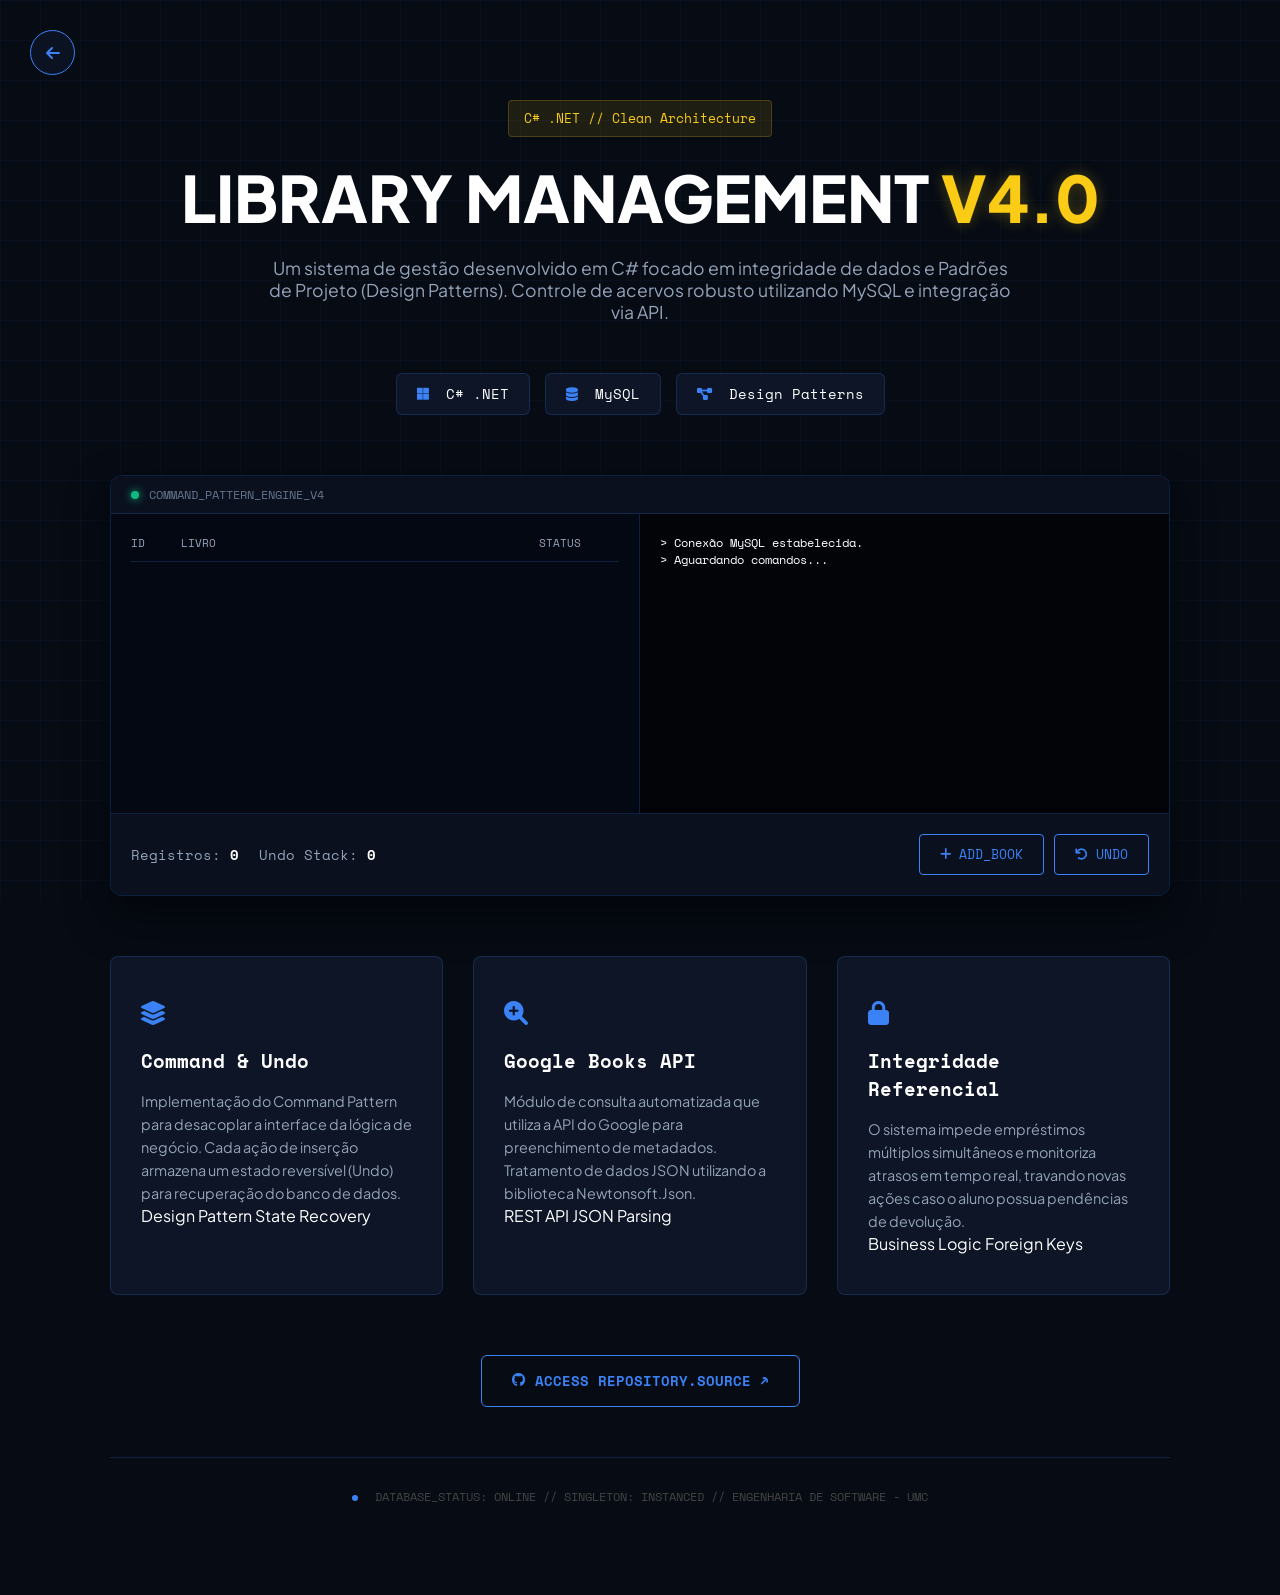
<file: biblioteca.html>
<!DOCTYPE html>
<html lang="pt-br">

<head>
    <meta charset="UTF-8">
    <meta name="viewport" content="width=device-width, initial-scale=1.0">
    <title>Biblioteca v4.0 // Design Patterns</title>
    <link href="https://fonts.googleapis.com/css2?family=Plus+Jakarta+Sans:wght@300;400;600;800&family=Space+Mono:wght@400;700&display=swap" rel="stylesheet">
    <link rel="stylesheet" href="https://cdnjs.cloudflare.com/ajax/libs/font-awesome/6.0.0/css/all.min.css">
    <link rel="stylesheet" href="./style/biblioteca.css">
</head>

<body>
    <a href="index.html" class="btn-back-floating" aria-label="Voltar">
        <i class="fas fa-arrow-left"></i>
    </a>

    <div class="db-grid"></div>

    <div class="container">
        <header class="hero">
            <div class="hero-badge">C# .NET // Clean Architecture</div>
            <h1 class="db-title">Library Management <span class="accent-gold">v4.0</span></h1>
            <p>Um sistema de gestão desenvolvido em C# focado em integridade de dados e Padrões de Projeto (Design Patterns). Controle de acervos robusto utilizando MySQL e integração via API.</p>
        </header>

        <div class="tech-stack">
            <div class="tech-item"><i class="fab fa-microsoft"></i> C# .NET</div>
            <div class="tech-item"><i class="fas fa-database"></i> MySQL</div>
            <div class="tech-item"><i class="fas fa-project-diagram"></i> Design Patterns</div>
        </div>

        <section class="db-simulator">
            <div class="sim-header">
                <span class="status-dot"></span>
                <span>COMMAND_PATTERN_ENGINE_V4</span>
            </div>
            
            <div class="sim-viewport">
                <div class="db-table-area">
                    <div class="table-header">
                        <span>ID</span><span>LIVRO</span><span>STATUS</span>
                    </div>
                    <div id="db-records" class="db-records">
                        </div>
                </div>
                <div class="db-log" id="db-log">
                    <p class="sys-text">> Conexão MySQL estabelecida.</p>
                    <p class="sys-text">> Aguardando comandos...</p>
                </div>
            </div>

            <div class="sim-controls">
                <div class="stats">
                    <p>Registros: <span id="val-records">0</span></p>
                    <p>Undo Stack: <span id="val-stack">0</span></p>
                </div>
                <div class="action-btns">
                    <button id="btn-add"><i class="fas fa-plus"></i> ADD_BOOK</button>
                    <button id="btn-undo" class="btn-warning" disabled><i class="fas fa-undo"></i> UNDO</button>
                </div>
            </div>
        </section>

        <div class="features-grid">
            <div class="feature-card">
                <div class="feature-icon"><i class="fas fa-layer-group"></i></div>
                <h3>Command & Undo</h3>
                <p>Implementação do Command Pattern para desacoplar a interface da lógica de negócio. Cada ação de inserção armazena um estado reversível (Undo) para recuperação do banco de dados.</p>
                <div class="feature-tags">
                    <span class="tag">Design Pattern</span>
                    <span class="tag">State Recovery</span>
                </div>
            </div>

            <div class="feature-card">
                <div class="feature-icon"><i class="fas fa-search-plus"></i></div>
                <h3>Google Books API</h3>
                <p>Módulo de consulta automatizada que utiliza a API do Google para preenchimento de metadados. Tratamento de dados JSON utilizando a biblioteca Newtonsoft.Json.</p>
                <div class="feature-tags">
                    <span class="tag">REST API</span>
                    <span class="tag">JSON Parsing</span>
                </div>
            </div>

            <div class="feature-card">
                <div class="feature-icon"><i class="fas fa-lock"></i></div>
                <h3>Integridade Referencial</h3>
                <p>O sistema impede empréstimos múltiplos simultâneos e monitoriza atrasos em tempo real, travando novas ações caso o aluno possua pendências de devolução.</p>
                <div class="feature-tags">
                    <span class="tag">Business Logic</span>
                    <span class="tag">Foreign Keys</span>
                </div>
            </div>
        </div>

        <div class="project-actions">
            <a href="https://github.com/HenriqueCastro18/Biblioteca-v4.0" target="_blank" class="btn-action btn-github">
                <i class="fab fa-github"></i> Access Repository.Source ↗
            </a>
        </div>

        <div class="system-status">
            <span class="pulse"></span> DATABASE_STATUS: ONLINE // SINGLETON: INSTANCED // ENGENHARIA DE SOFTWARE - UMC
        </div>
    </div>

    <script src="./script/biblioteca.js"></script>
</body>
</html>
</file>
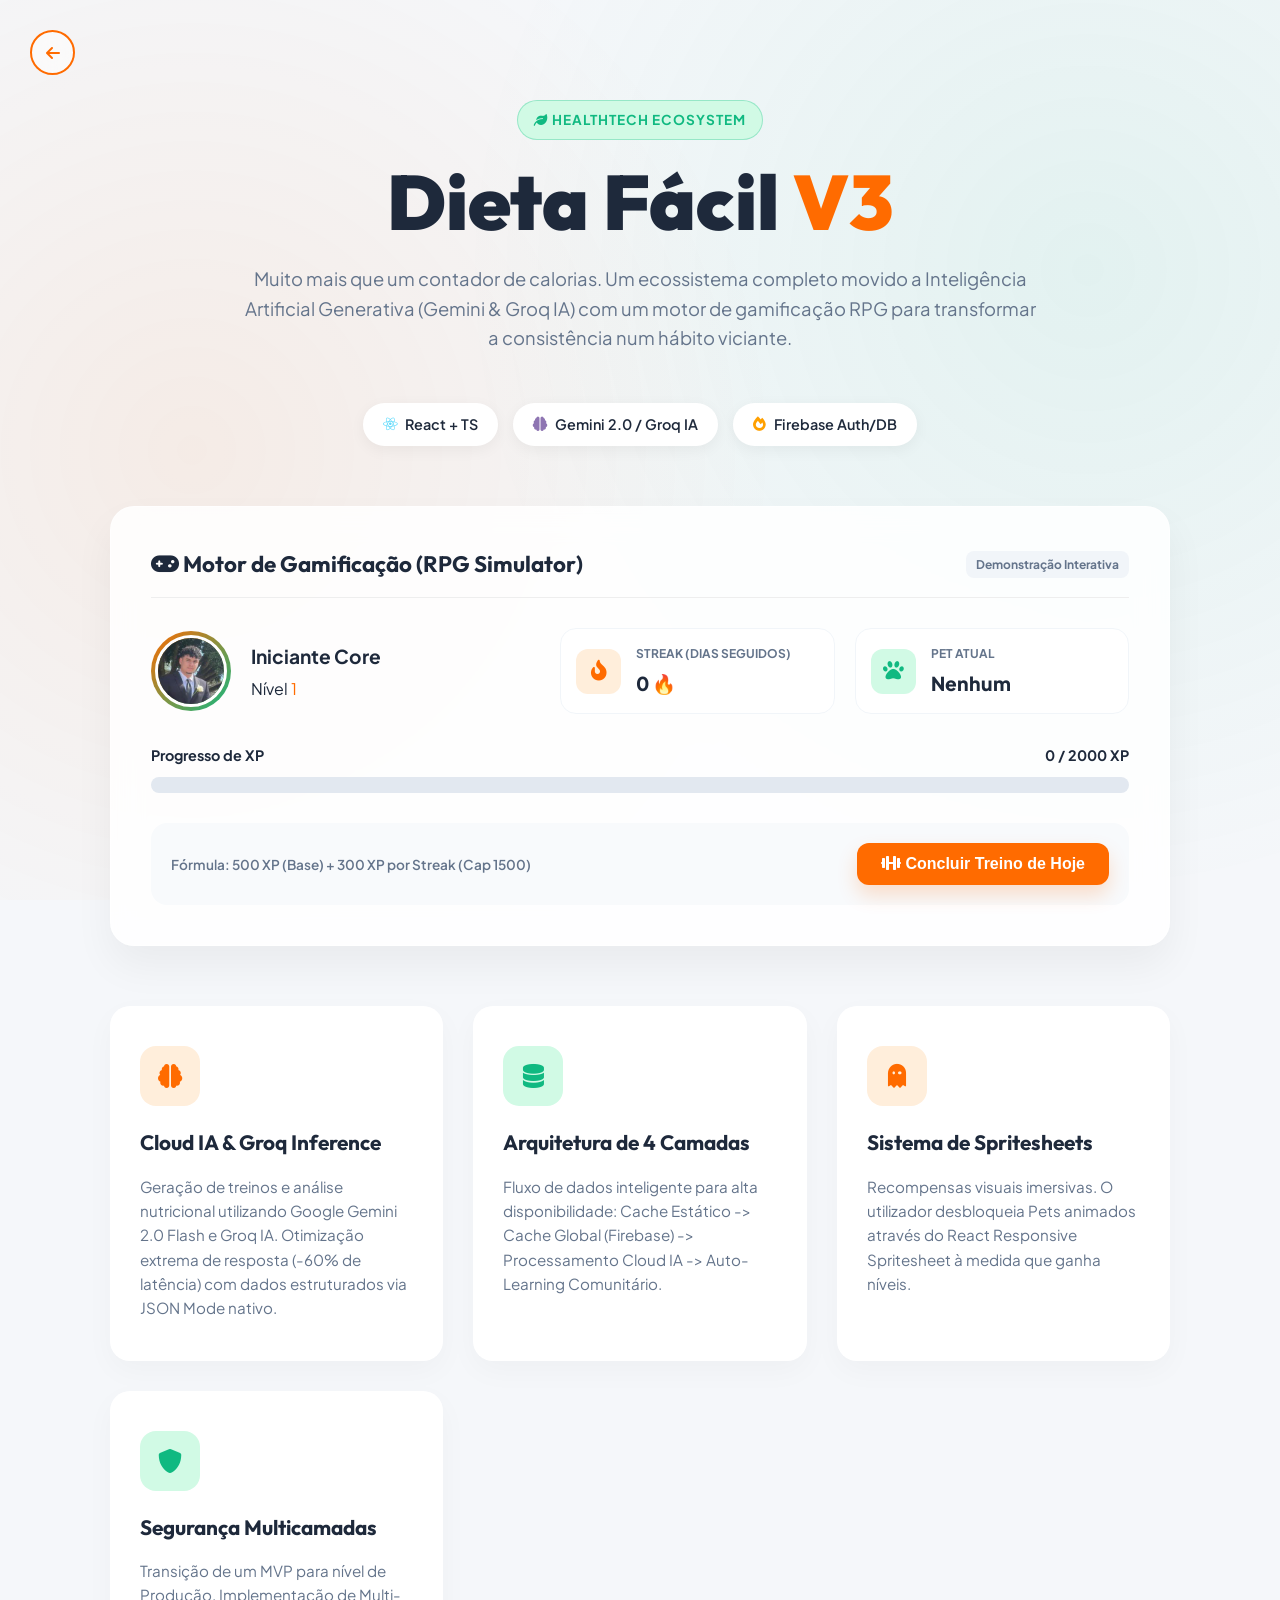
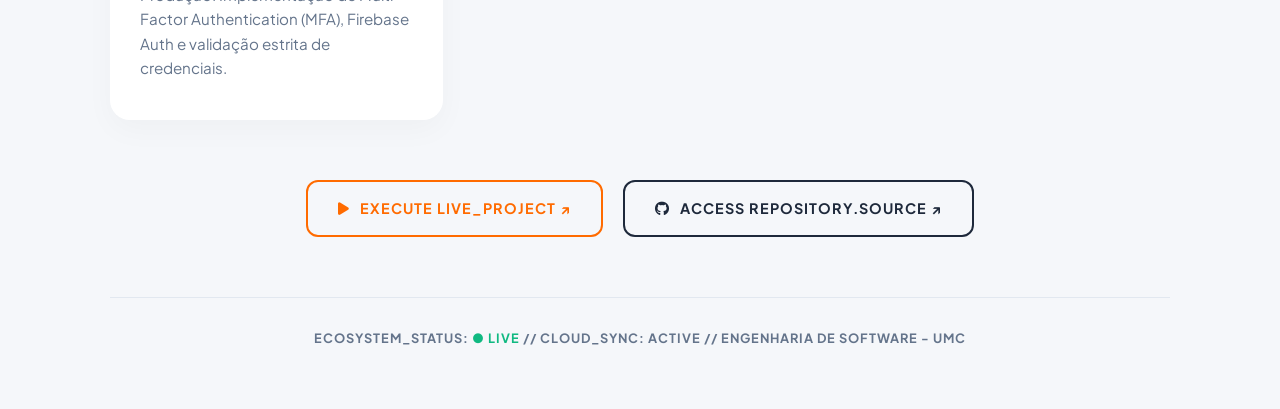
<file: dieta.html>
<!DOCTYPE html>
<html lang="pt-br">

<head>
    <meta charset="UTF-8">
    <meta name="viewport" content="width=device-width, initial-scale=1.0">
    <title>Dieta Fácil V3 // HealthTech & Gamification</title>
    <link href="https://fonts.googleapis.com/css2?family=Plus+Jakarta+Sans:wght@300;400;600;800&family=Outfit:wght@400;700;900&display=swap" rel="stylesheet">
    <link rel="stylesheet" href="https://cdnjs.cloudflare.com/ajax/libs/font-awesome/6.0.0/css/all.min.css">
    <link rel="stylesheet" href="./style/dieta.css">
</head>

<body>
    <a href="index.html" class="btn-back-floating" aria-label="Voltar">
        <i class="fas fa-arrow-left"></i>
    </a>

    <div class="energy-background"></div>

    <div class="container">
        <header class="hero">
            <div class="hero-badge"><i class="fas fa-leaf"></i> HealthTech Ecosystem</div>
            <h1 class="hero-title">Dieta Fácil <span class="accent-orange">V3</span></h1>
            <p>Muito mais que um contador de calorias. Um ecossistema completo movido a Inteligência Artificial Generativa (Gemini & Groq IA) com um motor de gamificação RPG para transformar a consistência num hábito viciante.</p>
        </header>

        <div class="tech-stack">
            <div class="tech-item"><i class="fab fa-react" style="color: #61DAFB;"></i> React + TS</div>
            <div class="tech-item"><i class="fas fa-brain" style="color: #8E75B2;"></i> Gemini 2.0 / Groq IA</div>
            <div class="tech-item"><i class="fas fa-fire" style="color: #FFA000;"></i> Firebase Auth/DB</div>
        </div>

        <section class="rpg-simulator">
            <div class="sim-header">
                <h3><i class="fas fa-gamepad"></i> Motor de Gamificação (RPG Simulator)</h3>
                <span class="sim-badge">Demonstração Interativa</span>
            </div>
            
            <div class="rpg-dashboard">
                <div class="user-profile">
                    <div class="avatar-ring">
                        <img src="./image/social.jpg" alt="User Avatar" class="avatar-img" onerror="this.src='https://ui-avatars.com/api/?name=HC&background=ff6b00&color=fff'">
                    </div>
                    <div class="user-info">
                        <h4 id="user-title">Iniciante Core</h4>
                        <p>Nível <span id="val-level" class="accent-orange font-bold">1</span></p>
                    </div>
                </div>

                <div class="stats-panel">
                    <div class="stat-box">
                        <i class="fas fa-fire-alt stat-icon orange"></i>
                        <div class="stat-data">
                            <span class="stat-label">Streak (Dias Seguidos)</span>
                            <span class="stat-value"><span id="val-streak">0</span> 🔥</span>
                        </div>
                    </div>
                    <div class="stat-box">
                        <i class="fas fa-paw stat-icon green"></i>
                        <div class="stat-data">
                            <span class="stat-label">Pet Atual</span>
                            <span class="stat-value" id="val-pet">Nenhum</span>
                        </div>
                    </div>
                </div>
            </div>

            <div class="xp-container">
                <div class="xp-labels">
                    <span>Progresso de XP</span>
                    <span id="val-xp-text">0 / 2000 XP</span>
                </div>
                <div class="xp-bar-bg">
                    <div class="xp-bar-fill" id="xp-bar"></div>
                </div>
            </div>

            <div class="sim-controls">
                <p class="formula-text">Fórmula: 500 XP (Base) + 300 XP por Streak (Cap 1500)</p>
                <button id="btn-workout" class="btn-action-sim"><i class="fas fa-dumbbell"></i> Concluir Treino de Hoje</button>
            </div>
        </section>

        <div class="features-grid">
            <div class="feature-card">
                <div class="feature-icon orange-bg"><i class="fas fa-brain"></i></div>
                <h3>Cloud IA & Groq Inference</h3>
                <p>Geração de treinos e análise nutricional utilizando Google Gemini 2.0 Flash e Groq IA. Otimização extrema de resposta (-60% de latência) com dados estruturados via JSON Mode nativo.</p>
            </div>

            <div class="feature-card">
                <div class="feature-icon green-bg"><i class="fas fa-database"></i></div>
                <h3>Arquitetura de 4 Camadas</h3>
                <p>Fluxo de dados inteligente para alta disponibilidade: Cache Estático -> Cache Global (Firebase) -> Processamento Cloud IA -> Auto-Learning Comunitário.</p>
            </div>

            <div class="feature-card">
                <div class="feature-icon orange-bg"><i class="fas fa-ghost"></i></div>
                <h3>Sistema de Spritesheets</h3>
                <p>Recompensas visuais imersivas. O utilizador desbloqueia Pets animados através do React Responsive Spritesheet à medida que ganha níveis.</p>
            </div>

            <div class="feature-card">
                <div class="feature-icon green-bg"><i class="fas fa-shield-alt"></i></div>
                <h3>Segurança Multicamadas</h3>
                <p>Transição de um MVP para nível de Produção. Implementação de Multi-Factor Authentication (MFA), Firebase Auth e validação estrita de credenciais.</p>
            </div>
        </div>

        <div class="project-actions">
            <a href="https://dieta-ia-v3.vercel.app/" target="_blank" class="btn-action btn-live">
                <i class="fas fa-play"></i> Execute Live_Project ↗
            </a>
            <a href="https://github.com/HenriqueCastro18/Dieta-Facil" target="_blank" class="btn-action btn-github">
                <i class="fab fa-github"></i> Access Repository.Source ↗
            </a>
        </div>

        <div class="system-status">
            ECOSYSTEM_STATUS: <span class="status-live">● LIVE</span> // CLOUD_SYNC: ACTIVE // ENGENHARIA DE SOFTWARE - UMC
        </div>
    </div>

    <script src="./script/dieta.js"></script>
</body>
</html>
</file>
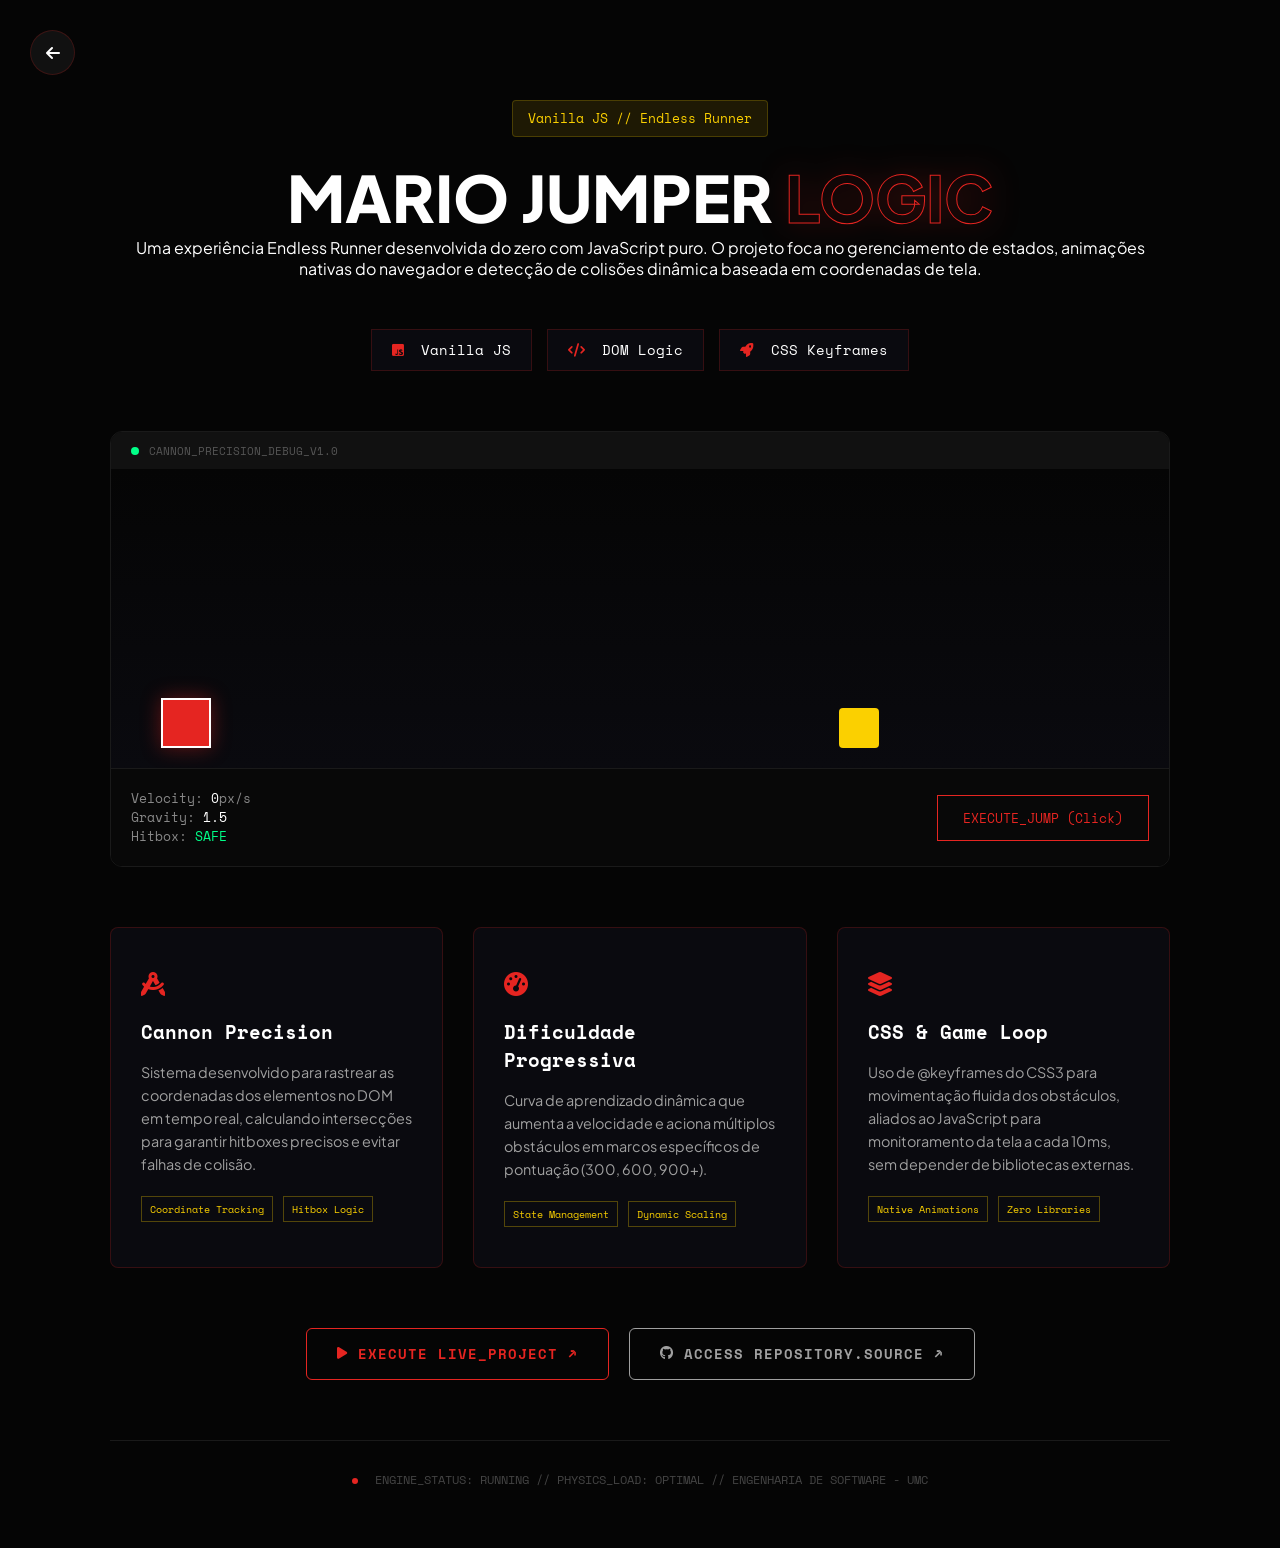
<file: mario.html>
<!DOCTYPE html>
<html lang="pt-br">

<head>
    <meta charset="UTF-8">
    <meta name="viewport" content="width=device-width, initial-scale=1.0">
    <title>Mario Jumper // Physics Logic</title>
    <link href="https://fonts.googleapis.com/css2?family=Plus+Jakarta+Sans:wght@300;400;600;800&family=Space+Mono:wght@400;700&display=swap" rel="stylesheet">
    <link rel="stylesheet" href="https://cdnjs.cloudflare.com/ajax/libs/font-awesome/6.0.0/css/all.min.css">
    <link rel="stylesheet" href="./style/mario.css">
</head>

<body>
    <a href="index.html" class="btn-back-floating" aria-label="Voltar">
        <i class="fas fa-arrow-left"></i>
    </a>

    <div class="pixel-grid"></div>

    <div class="container">
        <header class="hero">
            <div class="hero-badge">Vanilla JS // Endless Runner</div>
            <h1 class="pixel-title">Mario Jumper <span class="accent-text">Logic</span></h1>
            <p>Uma experiência Endless Runner desenvolvida do zero com JavaScript puro. O projeto foca no gerenciamento de estados, animações nativas do navegador e detecção de colisões dinâmica baseada em coordenadas de tela.</p>
        </header>

        <div class="tech-stack">
            <div class="tech-item"><i class="fab fa-js-square"></i> Vanilla JS</div>
            <div class="tech-item"><i class="fas fa-code"></i> DOM Logic</div>
            <div class="tech-item"><i class="fas fa-rocket"></i> CSS Keyframes</div>
        </div>

        <section class="physics-simulator">
            <div class="sim-header">
                <span class="status-dot"></span>
                <span>CANNON_PRECISION_DEBUG_V1.0</span>
            </div>
            <div class="game-viewport" id="game-canvas">
                <div id="mario-sim" class="mario-box"></div>
                <div id="obstacle-sim" class="obstacle-box"></div>
                <div class="debug-line-x"></div>
            </div>
            <div class="sim-controls">
                <div class="stats">
                    <p>Velocity: <span id="val-vel">0</span>px/s</p>
                    <p>Gravity: <span id="val-grav">1.5</span></p>
                    <p>Hitbox: <span id="val-hit" class="text-green">SAFE</span></p>
                </div>
                <button id="jump-trigger">EXECUTE_JUMP (Click)</button>
            </div>
        </section>

        <div class="features-grid">
            <div class="feature-card">
                <div class="feature-icon"><i class="fas fa-drafting-compass"></i></div>
                <h3>Cannon Precision</h3>
                <p>Sistema desenvolvido para rastrear as coordenadas dos elementos no DOM em tempo real, calculando intersecções para garantir hitboxes precisos e evitar falhas de colisão.</p>
                <div class="feature-tags">
                    <span class="tag">Coordinate Tracking</span>
                    <span class="tag">Hitbox Logic</span>
                </div>
            </div>

            <div class="feature-card">
                <div class="feature-icon"><i class="fas fa-tachometer-alt"></i></div>
                <h3>Dificuldade Progressiva</h3>
                <p>Curva de aprendizado dinâmica que aumenta a velocidade e aciona múltiplos obstáculos em marcos específicos de pontuação (300, 600, 900+).</p>
                <div class="feature-tags">
                    <span class="tag">State Management</span>
                    <span class="tag">Dynamic Scaling</span>
                </div>
            </div>

            <div class="feature-card">
                <div class="feature-icon"><i class="fas fa-layer-group"></i></div>
                <h3>CSS & Game Loop</h3>
                <p>Uso de @keyframes do CSS3 para movimentação fluida dos obstáculos, aliados ao JavaScript para monitoramento da tela a cada 10ms, sem depender de bibliotecas externas.</p>
                <div class="feature-tags">
                    <span class="tag">Native Animations</span>
                    <span class="tag">Zero Libraries</span>
                </div>
            </div>
        </div>

        <div class="project-actions">
            <a href="https://henriquecastro18.github.io/Mario-Jumper---Cannon-Precision/" target="_blank" class="btn-action btn-live">
                <i class="fas fa-play"></i> Execute Live_Project ↗
            </a>
            <a href="https://github.com/HenriqueCastro18/Mario-Jumper---Cannon-Precision" target="_blank" class="btn-action btn-github">
                <i class="fab fa-github"></i> Access Repository.Source ↗
            </a>
        </div>

        <div class="system-status">
            <span class="pulse"></span> ENGINE_STATUS: RUNNING // PHYSICS_LOAD: OPTIMAL // ENGENHARIA DE SOFTWARE - UMC
        </div>
    </div>

    <script src="./script/mario.js"></script>
</body>
</html>
</file>
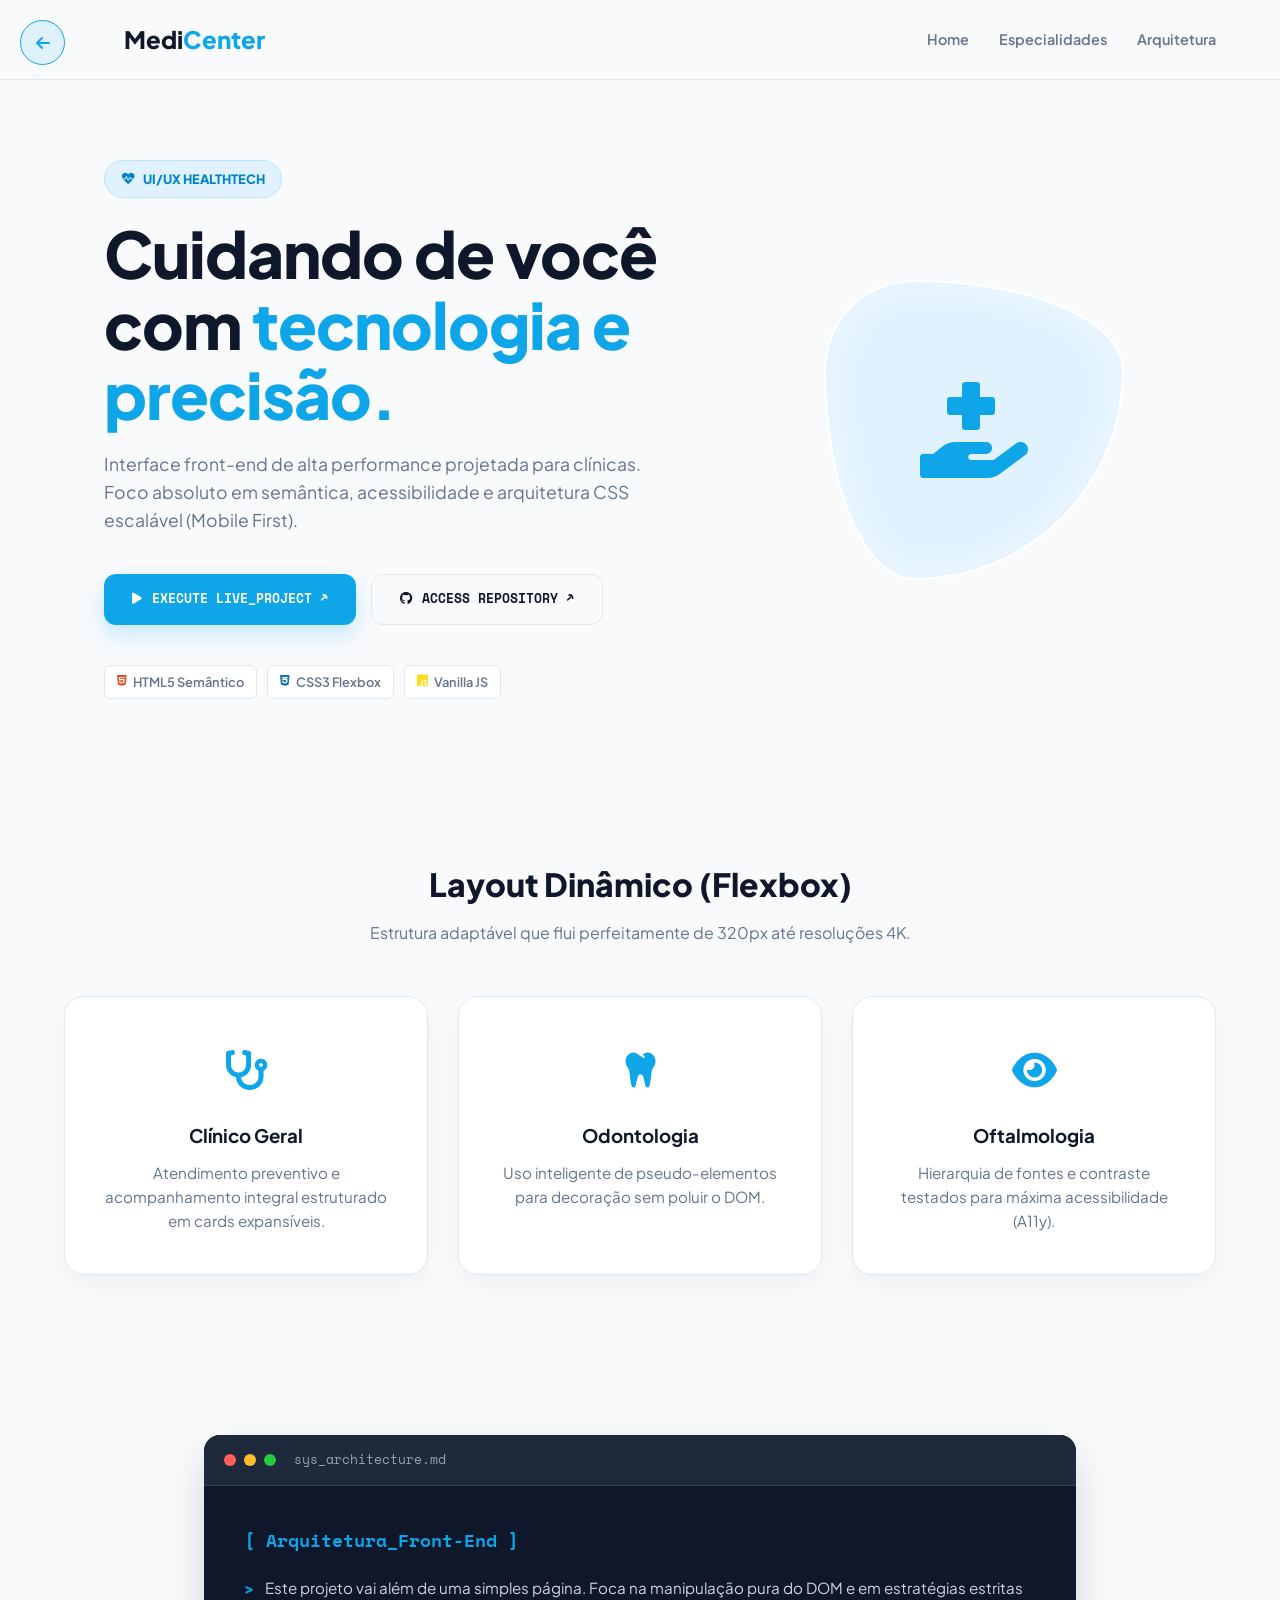
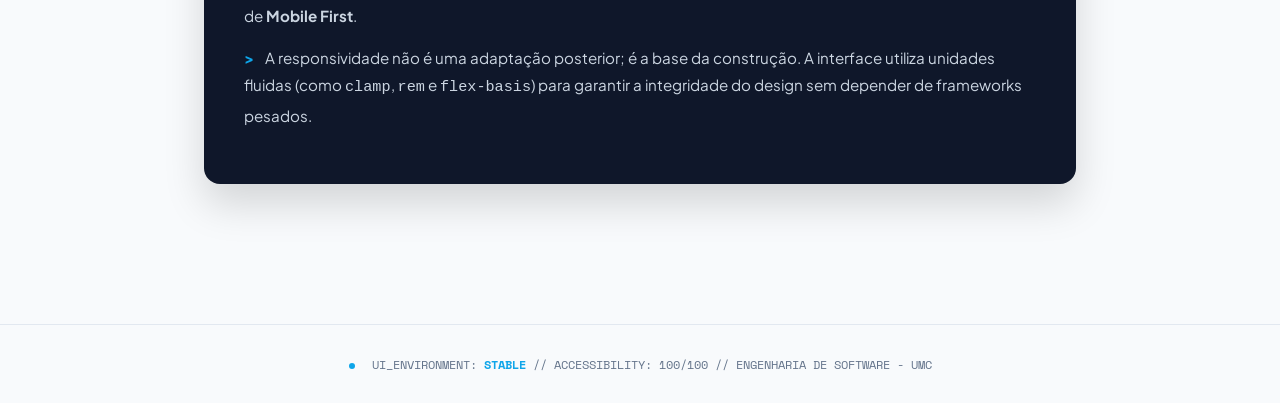
<file: medicenter.html>
<!DOCTYPE html>
<html lang="pt-br">
<head>
    <meta charset="UTF-8">
    <meta name="viewport" content="width=device-width, initial-scale=1.0">
    <title>MediCenter // UI & HealthTech</title>
    <link href="https://fonts.googleapis.com/css2?family=Plus+Jakarta+Sans:wght@300;400;500;600;700;800&family=Space+Mono:wght@400;700&display=swap" rel="stylesheet">
    <link rel="stylesheet" href="https://cdnjs.cloudflare.com/ajax/libs/font-awesome/6.0.0/css/all.min.css">
    <link rel="stylesheet" href="./style/medicenter.css">
</head>
<body>

    <a href="index.html" class="btn-back-floating" aria-label="Voltar">
        <i class="fas fa-arrow-left"></i>
    </a>

    <header class="header-main">
        <div class="header-container">
            <a href="index.html" class="logo">Medi<span>Center</span></a>
            <nav class="nav-menu" id="nav-menu">
                <a href="#home">Home</a>
                <a href="#servicos">Especialidades</a>
                <a href="#arquitetura">Arquitetura</a>
                </nav>
            <button class="mobile-toggle" id="mobile-toggle">
                <i class="fas fa-bars"></i>
            </button>
        </div>
    </header>

    <main>
        <section class="hero-section" id="home">
            <div class="hero-content">
                <span class="badge"><i class="fas fa-heartbeat"></i> UI/UX HealthTech</span>
                <h1>Cuidando de você com <span>tecnologia e precisão.</span></h1>
                <p>Interface front-end de alta performance projetada para clínicas. Foco absoluto em semântica, acessibilidade e arquitetura CSS escalável (Mobile First).</p>
                
                <div class="project-actions">
                    <a href="https://henriquecastro18.github.io/MediCenter/" target="_blank" class="btn-action btn-live">
                        <i class="fas fa-play"></i> Execute Live_Project ↗
                    </a>
                    <a href="https://github.com/HenriqueCastro18/MediCenter" target="_blank" class="btn-action btn-github">
                        <i class="fab fa-github"></i> Access Repository ↗
                    </a>
                </div>

                <div class="hero-tech-stack">
                    <span class="tech-tag"><i class="fab fa-html5" style="color: #E34F26;"></i> HTML5 Semântico</span>
                    <span class="tech-tag"><i class="fab fa-css3-alt" style="color: #1572B6;"></i> CSS3 Flexbox</span>
                    <span class="tech-tag"><i class="fab fa-js" style="color: #F7DF1E;"></i> Vanilla JS</span>
                </div>
            </div>

            <div class="hero-visual">
                <div class="abstract-medical-box">
                    <i class="fas fa-hand-holding-medical"></i>
                </div>
            </div>
        </section>

        <section class="services-section" id="servicos">
            <div class="section-title">
                <h2>Layout Dinâmico (Flexbox)</h2>
                <p>Estrutura adaptável que flui perfeitamente de 320px até resoluções 4K.</p>
            </div>
            <div class="services-grid">
                <div class="service-card">
                    <div class="s-icon"><i class="fas fa-stethoscope"></i></div>
                    <h3>Clínico Geral</h3>
                    <p>Atendimento preventivo e acompanhamento integral estruturado em cards expansíveis.</p>
                </div>
                <div class="service-card">
                    <div class="s-icon"><i class="fas fa-tooth"></i></div>
                    <h3>Odontologia</h3>
                    <p>Uso inteligente de pseudo-elementos para decoração sem poluir o DOM.</p>
                </div>
                <div class="service-card">
                    <div class="s-icon"><i class="fas fa-eye"></i></div>
                    <h3>Oftalmologia</h3>
                    <p>Hierarquia de fontes e contraste testados para máxima acessibilidade (A11y).</p>
                </div>
            </div>
        </section>

        <section class="tech-details" id="arquitetura">
            <div class="tech-info">
                <div class="tech-header">
                    <span class="dot" style="background:#ff5f56;"></span>
                    <span class="dot" style="background:#ffbd2e;"></span>
                    <span class="dot" style="background:#27c93f;"></span>
                    <span class="title">sys_architecture.md</span>
                </div>
                <div class="tech-body">
                    <h3>[ Arquitetura_Front-End ]</h3>
                    <p><span class="prompt">></span> Este projeto vai além de uma simples página. Foca na manipulação pura do DOM e em estratégias estritas de <strong>Mobile First</strong>.</p>
                    <p><span class="prompt">></span> A responsividade não é uma adaptação posterior; é a base da construção. A interface utiliza unidades fluidas (como <code>clamp</code>, <code>rem</code> e <code>flex-basis</code>) para garantir a integridade do design sem depender de frameworks pesados.</p>
                </div>
            </div>
        </section>

        <div class="system-status">
            <span class="pulse"></span> UI_ENVIRONMENT: <span style="color: #0ea5e9; font-weight: bold;">STABLE</span> // ACCESSIBILITY: 100/100 // ENGENHARIA DE SOFTWARE - UMC
        </div>
    </main>

    <script src="./script/medicenter.js"></script>
</body>
</html>
</file>
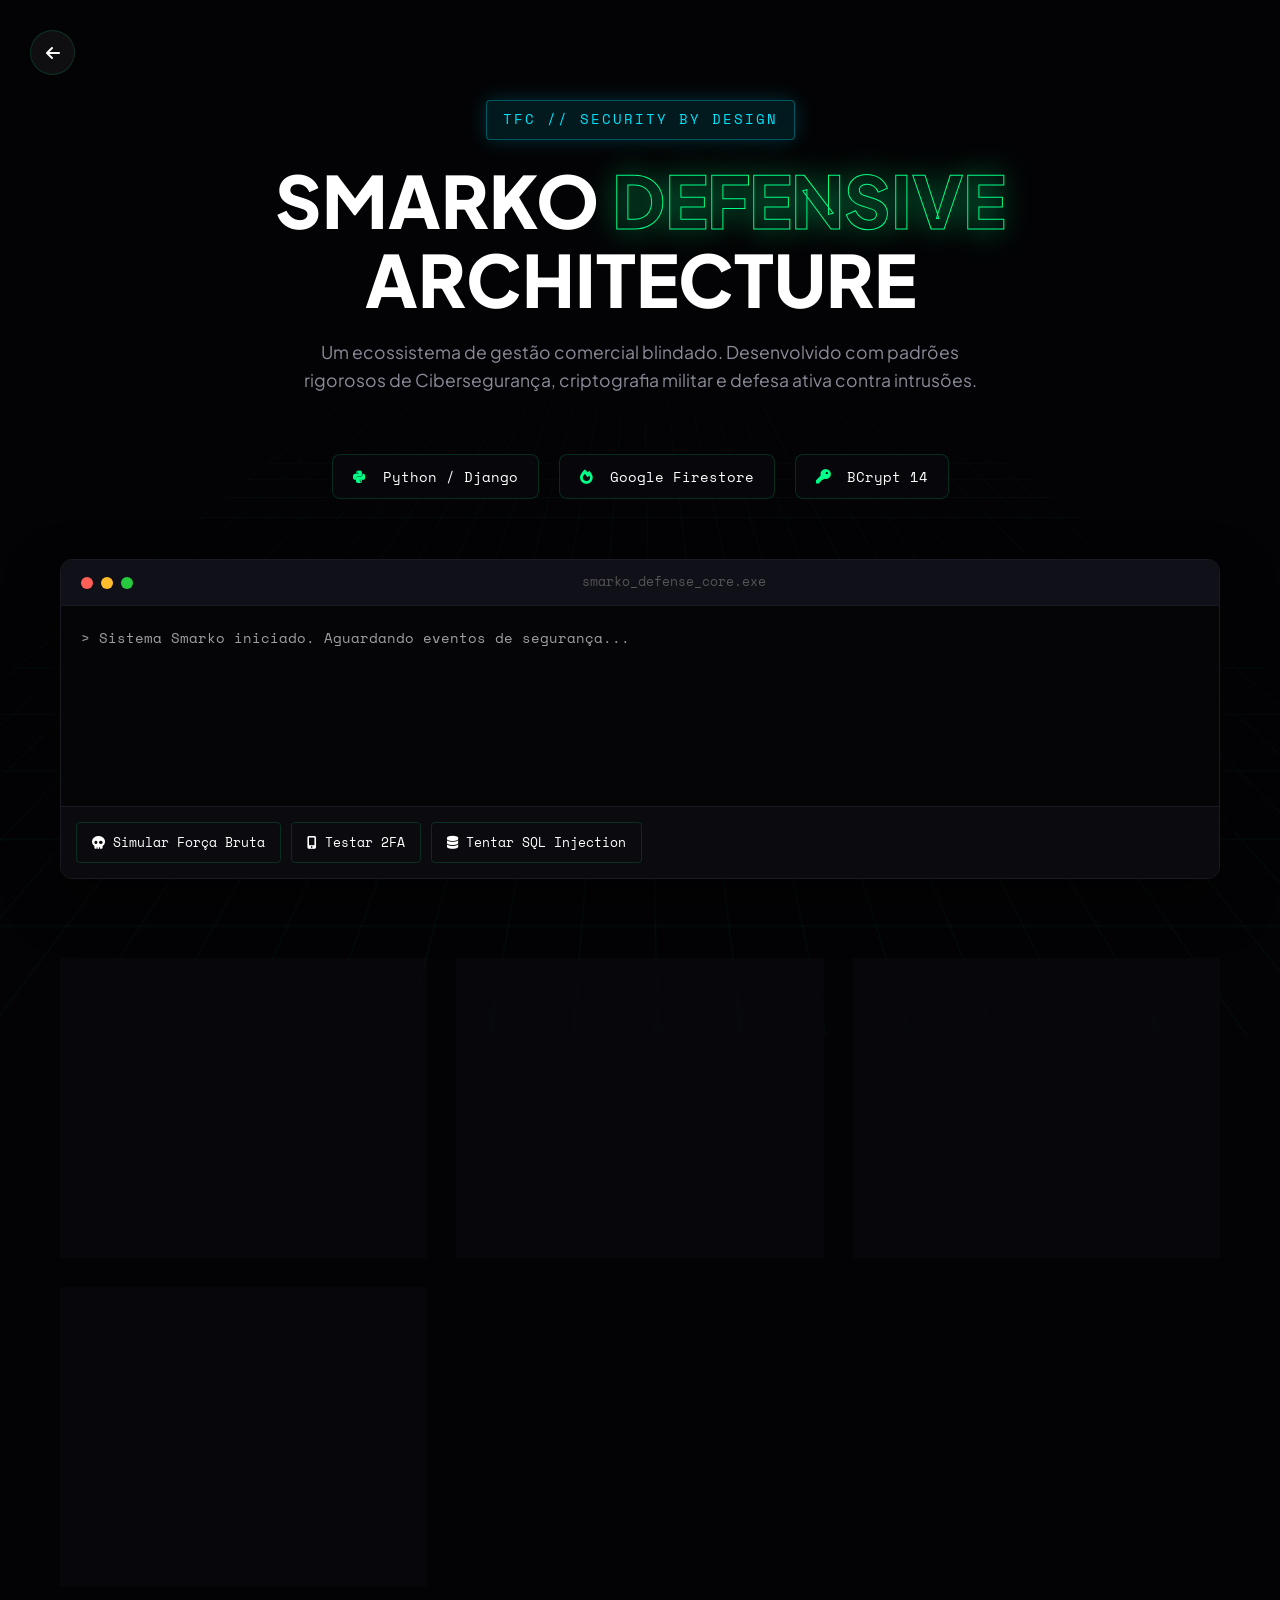
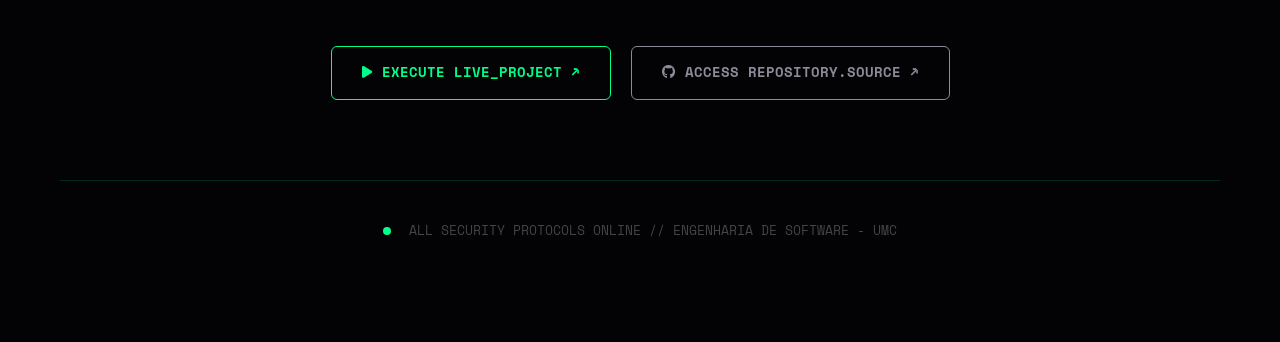
<file: smarko.html>
<!DOCTYPE html>
<html lang="pt-br">

<head>
    <meta charset="UTF-8">
    <meta name="viewport" content="width=device-width, initial-scale=1.0">
    <title>Smarko // Defensive Architecture</title>
    <link href="https://fonts.googleapis.com/css2?family=Plus+Jakarta+Sans:wght@300;400;600;800&family=Space+Mono:wght@400;700&display=swap" rel="stylesheet">
    <link rel="stylesheet" href="https://cdnjs.cloudflare.com/ajax/libs/font-awesome/6.0.0/css/all.min.css">
    <link rel="stylesheet" href="./style/smarko.css">
</head>

<body>
    <a href="index.html" class="btn-back-floating" aria-label="Voltar">
        <i class="fas fa-arrow-left"></i>
    </a>

    <div class="cyber-grid"></div>

    <div class="container">
        <header class="hero">
            <div class="hero-badge">TFC // Security by Design</div>
            <h1 class="glitch-title" data-value="Smarko Defensive Architecture">Smarko <span class="outline-text">Defensive</span><br>Architecture</h1>
            <p>Um ecossistema de gestão comercial blindado. Desenvolvido com padrões rigorosos de Cibersegurança, criptografia militar e defesa ativa contra intrusões.</p>
        </header>

        <div class="tech-stack">
            <div class="tech-item"><i class="fab fa-python"></i> Python / Django</div>
            <div class="tech-item"><i class="fas fa-fire"></i> Google Firestore</div>
            <div class="tech-item"><i class="fas fa-key"></i> BCrypt 14</div>
        </div>

        <section class="interactive-terminal">
            <div class="terminal-header">
                <div class="mac-btns"><span></span><span></span><span></span></div>
                <div class="terminal-title">smarko_defense_core.exe</div>
            </div>
            <div class="terminal-body" id="terminal-output">
                <p><span class="prompt">></span> Sistema Smarko iniciado. Aguardando eventos de segurança...</p>
            </div>
            <div class="terminal-controls">
                <button onclick="runSimulation('bruteforce')"><i class="fas fa-skull"></i> Simular Força Bruta</button>
                <button onclick="runSimulation('2fa')"><i class="fas fa-mobile-alt"></i> Testar 2FA</button>
                <button onclick="runSimulation('sql')"><i class="fas fa-database"></i> Tentar SQL Injection</button>
            </div>
        </section>

        <div class="features-grid">
            
            <div class="feature-card">
                <div class="feature-icon"><i class="fas fa-shield-alt"></i></div>
                <h3 class="cipher-hover" data-value="Proteção de Credenciais">Proteção de Credenciais</h3>
                <p>Hashing irreversível de alta resistência computacional. Encarece exponencialmente ataques de força bruta, dicionário e rainbow tables.</p>
                <div class="feature-tags">
                    <span class="tag">BCrypt 14 Rounds</span>
                    <span class="tag">Unique Salt</span>
                </div>
            </div>

            <div class="feature-card">
                <div class="feature-icon"><i class="fas fa-mobile-alt"></i></div>
                <h3 class="cipher-hover" data-value="Autenticação Multifator">Autenticação Multifator</h3>
                <p>O acesso não é garantido apenas por senha. Implementámos uma zona isolada que exige validação via código OTP dinâmico enviado por e-mail.</p>
                <div class="feature-tags">
                    <span class="tag">OTP Criptográfico</span>
                    <span class="tag">Expiração: 2 min</span>
                </div>
            </div>

            <div class="feature-card">
                <div class="feature-icon"><i class="fas fa-ban"></i></div>
                <h3 class="cipher-hover" data-value="Mitigação de Ameaças">Mitigação de Ameaças</h3>
                <p>Sistema inteligente de defesa ativa que deteta padrões de ataque em tempo real. Bloqueia IPs instantaneamente após sucessivas falhas.</p>
                <div class="feature-tags">
                    <span class="tag">Rate Limiting</span>
                    <span class="tag">Lockout Automático</span>
                </div>
            </div>

            <div class="feature-card">
                <div class="feature-icon"><i class="fas fa-database"></i></div>
                <h3 class="cipher-hover" data-value="Criptografia Total">Criptografia Total</h3>
                <p>A custódia de dados delega no Google Cloud, garantindo proteção ponta a ponta. Impedimos interceções na rede e vazamento de dados físicos.</p>
                <div class="feature-tags">
                    <span class="tag">TLS 1.3 / HSTS</span>
                    <span class="tag">AES-256 (Firestore)</span>
                </div>
            </div>

        </div>

        <div class="project-actions">
            <a href="https://smarkoo.vercel.app/login/" target="_blank" class="btn-action btn-live">
                <i class="fas fa-play"></i> Execute Live_Project ↗
            </a>
            <a href="https://github.com/HenriqueCastro18/Smarko-TFC" target="_blank" class="btn-action btn-github">
                <i class="fab fa-github"></i> Access Repository.Source ↗
            </a>
        </div>

        <div class="system-status">
            <span class="pulse"></span> ALL SECURITY PROTOCOLS ONLINE // ENGENHARIA DE SOFTWARE - UMC
        </div>
    </div>

    <script src="./script/smarko.js"></script>
</body>
</html>
</file>
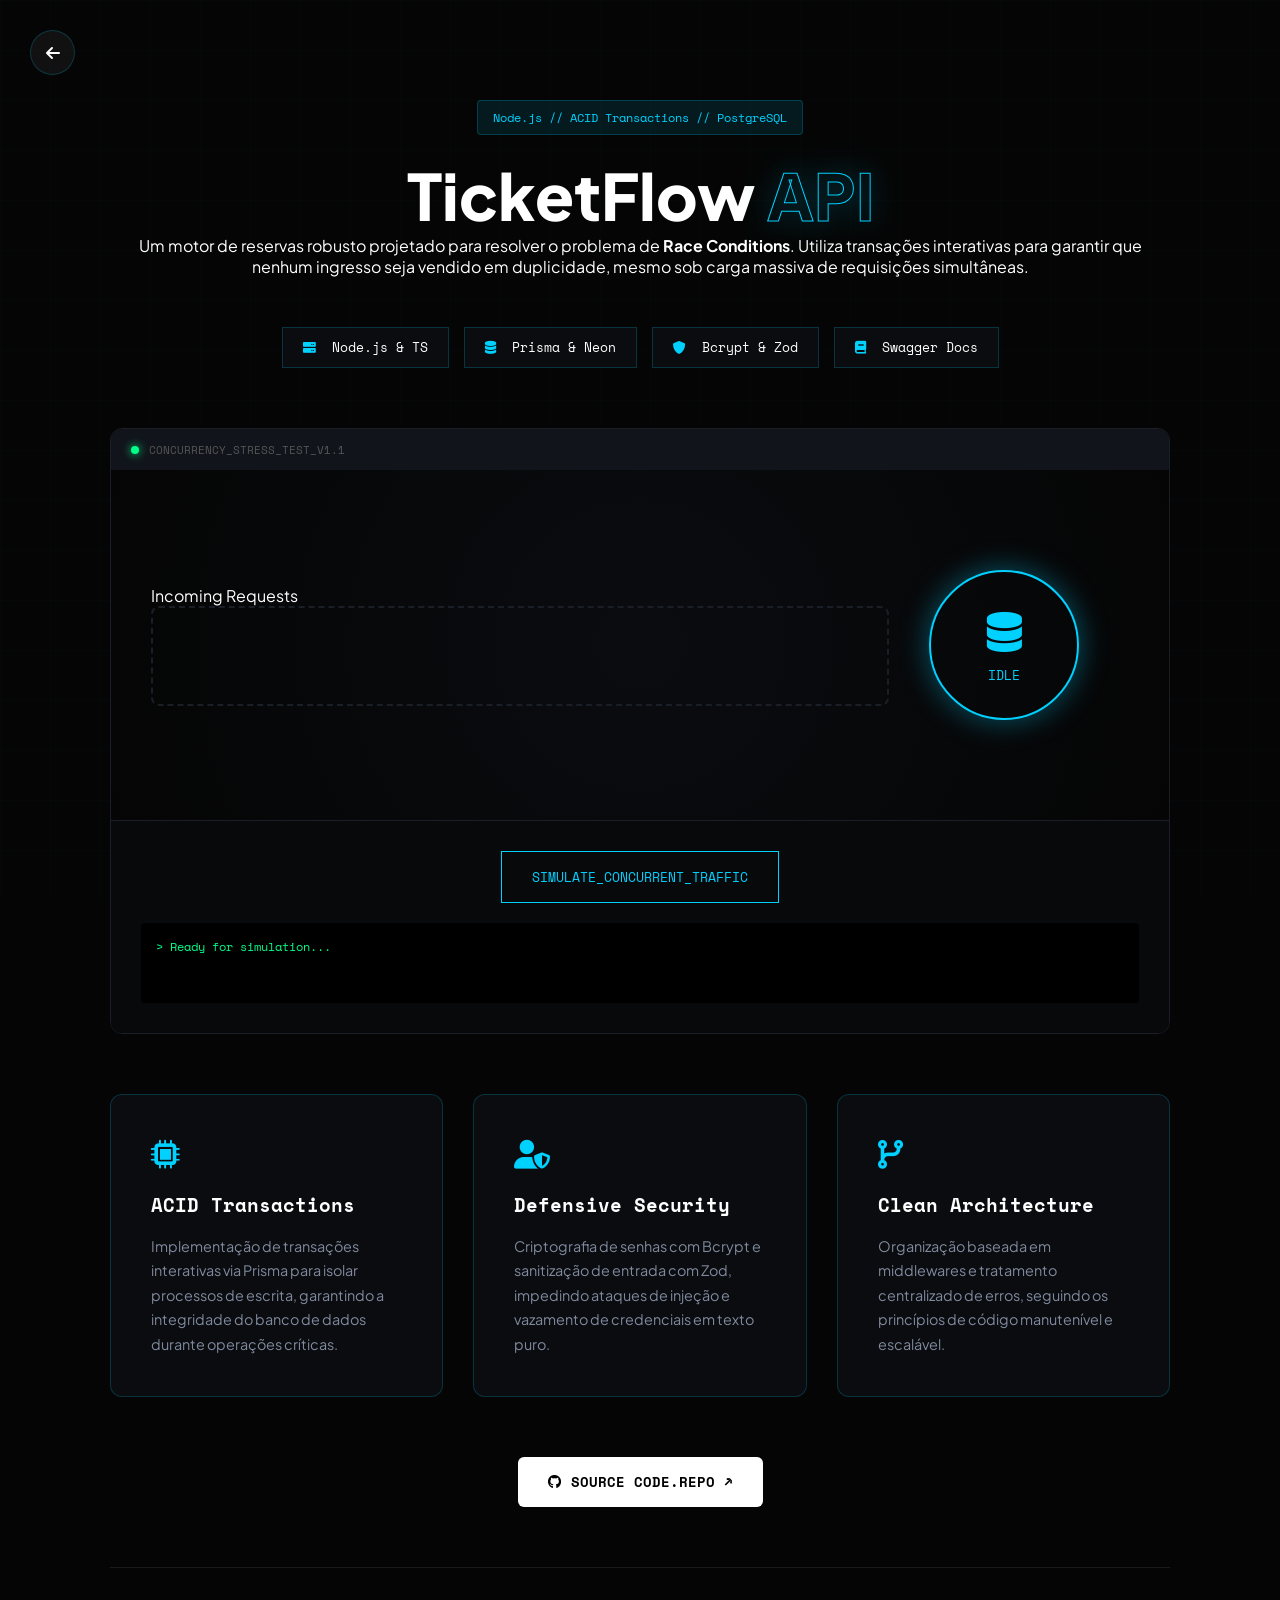
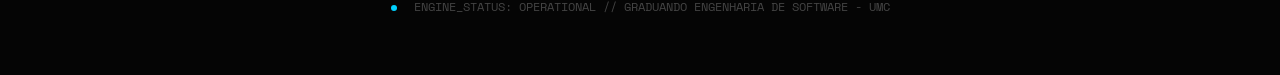
<file: ticketflow.html>
<!DOCTYPE html>
<html lang="pt-br">
<head>
    <meta charset="UTF-8">
    <meta name="viewport" content="width=device-width, initial-scale=1.0">
    <title>TicketFlow API // Database Engine</title>
    <link href="https://fonts.googleapis.com/css2?family=Plus+Jakarta+Sans:wght@300;400;600;800&family=Space+Mono:wght@400;700&display=swap" rel="stylesheet">
    <link rel="stylesheet" href="https://cdnjs.cloudflare.com/ajax/libs/font-awesome/6.0.0/css/all.min.css">
    <link rel="stylesheet" href="./style/ticketflow.css">
</head>
<body>
    <a href="index.html" class="btn-back-floating" aria-label="Voltar">
        <i class="fas fa-arrow-left"></i>
    </a>

    <div class="matrix-bg"></div>

    <div class="container">
        <header class="hero">
            <div class="hero-badge">Node.js // ACID Transactions // PostgreSQL</div>
            <h1 class="pixel-title">TicketFlow <span class="accent-text">API</span></h1>
            <p>Um motor de reservas robusto projetado para resolver o problema de <b>Race Conditions</b>. Utiliza transações interativas para garantir que nenhum ingresso seja vendido em duplicidade, mesmo sob carga massiva de requisições simultâneas.</p>
        </header>

        <div class="tech-stack">
            <div class="tech-item"><i class="fas fa-server"></i> Node.js & TS</div>
            <div class="tech-item"><i class="fas fa-database"></i> Prisma & Neon</div>
            <div class="tech-item"><i class="fas fa-shield-alt"></i> Bcrypt & Zod</div>
            <div class="tech-item"><i class="fas fa-book"></i> Swagger Docs</div>
        </div>

        <section class="concurrency-lab">
            <div class="lab-header">
                <span class="status-dot"></span>
                <span>CONCURRENCY_STRESS_TEST_V1.1</span>
            </div>
            <div class="visualizer-viewport">
                <div class="queue-container">
                    <div class="request-label">Incoming Requests</div>
                    <div id="request-queue" class="queue-track">
                        </div>
                </div>
                <div class="database-core">
                    <div class="db-icon"><i class="fas fa-database"></i></div>
                    <div id="db-status">IDLE</div>
                </div>
            </div>
            <div class="lab-controls">
                <button id="simulate-btn">SIMULATE_CONCURRENT_TRAFFIC</button>
                <div id="logs" class="terminal-logs">> Ready for simulation...</div>
            </div>
        </section>

        <div class="features-grid">
            <div class="feature-card">
                <div class="feature-icon"><i class="fas fa-microchip"></i></div>
                <h3>ACID Transactions</h3>
                <p>Implementação de transações interativas via Prisma para isolar processos de escrita, garantindo a integridade do banco de dados durante operações críticas.</p>
            </div>

            <div class="feature-card">
                <div class="feature-icon"><i class="fas fa-user-shield"></i></div>
                <h3>Defensive Security</h3>
                <p>Criptografia de senhas com Bcrypt e sanitização de entrada com Zod, impedindo ataques de injeção e vazamento de credenciais em texto puro.</p>
            </div>

            <div class="feature-card">
                <div class="feature-icon"><i class="fas fa-code-branch"></i></div>
                <h3>Clean Architecture</h3>
                <p>Organização baseada em middlewares e tratamento centralizado de erros, seguindo os princípios de código manutenível e escalável.</p>
            </div>
        </div>

        <div class="project-actions">
            <a href="https://github.com/HenriqueCastro18/Ticket-Flow-API" target="_blank" class="btn-action btn-github">
                <i class="fab fa-github"></i> Source Code.Repo ↗
            </a>
        </div>

        <div class="system-status">
            <span class="pulse"></span> ENGINE_STATUS: OPERATIONAL // GRADUANDO ENGENHARIA DE SOFTWARE - UMC
        </div>
    </div>

    <script src="./script/ticketflow.js"></script>
</body>
</html>
</file>
<file: style/biblioteca.css>
:root {
    --bg-dark: #060b14;
    --panel-bg: #0d1526;
    --accent-gold: #facc15;
    --accent-blue: #3b82f6;
    --text-main: #ffffff;
    --text-muted: #94a3b8;
    --border-color: rgba(59, 130, 246, 0.2);
}

* {
    margin: 0;
    padding: 0;
    box-sizing: border-box;
}

body {
    background-color: var(--bg-dark);
    color: var(--text-main);
    font-family: 'Plus Jakarta Sans', sans-serif;
    overflow-x: hidden;
}

.btn-back-floating {
    position: fixed;
    top: 30px;
    left: 30px;
    width: 45px;
    height: 45px;
    display: flex;
    align-items: center;
    justify-content: center;
    background: rgba(13, 21, 38, 0.8);
    backdrop-filter: blur(5px);
    border: 1px solid var(--accent-blue);
    border-radius: 50%;
    color: var(--accent-blue);
    text-decoration: none;
    transition: 0.3s ease;
    z-index: 1000;
}

.btn-back-floating:hover {
    background: var(--accent-blue);
    color: #fff;
    box-shadow: 0 0 15px var(--accent-blue);
    transform: scale(1.1);
}

.db-grid {
    position: fixed;
    top: 0;
    left: 0;
    width: 100%;
    height: 100%;
    background-image:
        linear-gradient(rgba(59, 130, 246, 0.05) 1px, transparent 1px),
        linear-gradient(90deg, rgba(59, 130, 246, 0.05) 1px, transparent 1px);
    background-size: 40px 40px;
    z-index: -1;
}

.container {
    max-width: 1100px;
    margin: 0 auto;
    padding: 60px 20px;
}

.hero {
    text-align: center;
    margin: 40px 0 50px;
}

.hero-badge {
    font-family: 'Space Mono', monospace;
    color: var(--accent-gold);
    background: rgba(250, 204, 21, 0.1);
    padding: 8px 15px;
    border-radius: 4px;
    font-size: 0.8rem;
    border: 1px solid rgba(250, 204, 21, 0.2);
    margin-bottom: 20px;
    display: inline-block;
}

.hero h1 {
    font-size: clamp(2.5rem, 6vw, 4rem);
    font-weight: 800;
    text-transform: uppercase;
    margin-bottom: 20px;
}

.accent-gold {
    color: var(--accent-gold);
    text-shadow: 0 0 15px rgba(250, 204, 21, 0.3);
}

.hero p {
    color: var(--text-muted);
    font-size: 1.1rem;
    max-width: 750px;
    margin: 0 auto;
}

.tech-stack {
    display: flex;
    justify-content: center;
    gap: 15px;
    margin-bottom: 60px;
    flex-wrap: wrap;
}

.tech-item {
    font-family: 'Space Mono', monospace;
    background: var(--panel-bg);
    padding: 10px 20px;
    border: 1px solid var(--border-color);
    border-radius: 6px;
    font-size: 0.85rem;
}

.tech-item i {
    color: var(--accent-blue);
    margin-right: 8px;
}

.db-simulator {
    background: #040812;
    border: 1px solid var(--border-color);
    border-radius: 12px;
    overflow: hidden;
    margin-bottom: 60px;
    box-shadow: 0 20px 40px rgba(0, 0, 0, 0.5);
}

.sim-header {
    background: #0a101d;
    padding: 10px 20px;
    font-family: 'Space Mono', monospace;
    font-size: 0.75rem;
    color: #64748b;
    display: flex;
    align-items: center;
    gap: 10px;
    border-bottom: 1px solid var(--border-color);
}

.status-dot {
    width: 8px;
    height: 8px;
    background: #10b981;
    border-radius: 50%;
    box-shadow: 0 0 8px #10b981;
}

.sim-viewport {
    display: grid;
    grid-template-columns: 1fr 1fr;
    height: 300px;
    border-bottom: 1px solid var(--border-color);
}

.db-table-area {
    padding: 20px;
    border-right: 1px solid var(--border-color);
    overflow-y: auto;
}

.table-header {
    display: grid;
    grid-template-columns: 50px 1fr 80px;
    font-family: 'Space Mono', monospace;
    font-size: 0.7rem;
    color: var(--text-muted);
    border-bottom: 1px solid var(--border-color);
    padding-bottom: 10px;
    margin-bottom: 10px;
}

.db-log {
    padding: 20px;
    font-family: 'Space Mono', monospace;
    font-size: 0.75rem;
    overflow-y: auto;
    background: #020408;
}

.sim-controls {
    padding: 20px;
    display: flex;
    justify-content: space-between;
    align-items: center;
    background: #0a101d;
    flex-wrap: wrap;
    gap: 15px;
}

.stats {
    font-family: 'Space Mono', monospace;
    font-size: 0.85rem;
    color: var(--text-muted);
    display: flex;
    gap: 20px;
}

.stats span { color: var(--text-main); font-weight: bold; }

.action-btns { display: flex; gap: 10px; }

.action-btns button {
    background: transparent;
    border: 1px solid var(--accent-blue);
    color: var(--accent-blue);
    padding: 10px 20px;
    font-family: 'Space Mono', monospace;
    font-size: 0.8rem;
    cursor: pointer;
    border-radius: 4px;
    transition: 0.3s;
}

.action-btns button:hover {
    background: var(--accent-blue);
    color: #fff;
}

.features-grid {
    display: grid;
    grid-template-columns: repeat(auto-fit, minmax(300px, 1fr));
    gap: 30px;
}

.feature-card {
    background: var(--panel-bg);
    padding: 40px 30px;
    border: 1px solid var(--border-color);
    border-radius: 8px;
    transition: 0.3s;
}

.feature-card:hover {
    transform: translateY(-5px);
    border-color: var(--accent-blue);
}

.feature-icon { font-size: 1.5rem; color: var(--accent-blue); margin-bottom: 20px; }

.feature-card h3 { font-family: 'Space Mono', monospace; margin-bottom: 15px; color: #fff; }

.feature-card p { color: var(--text-muted); font-size: 0.9rem; line-height: 1.6; }

.project-actions {
    display: flex;
    justify-content: center;
    margin-top: 60px;
    margin-bottom: 20px;
}

.btn-action {
    display: inline-flex;
    align-items: center;
    gap: 10px;
    padding: 15px 30px;
    border-radius: 6px;
    font-family: 'Space Mono', monospace;
    font-size: 0.85rem;
    font-weight: 700;
    text-transform: uppercase;
    text-decoration: none;
    transition: 0.3s ease;
}

.btn-github {
    background: transparent;
    color: var(--accent-blue);
    border: 1px solid var(--accent-blue);
}

.btn-github:hover {
    background: var(--accent-blue);
    color: #fff;
    box-shadow: 0 0 20px rgba(59, 130, 246, 0.4);
}

.system-status {
    margin-top: 50px;
    text-align: center;
    border-top: 1px solid var(--border-color);
    padding: 30px 0;
    font-family: 'Space Mono', monospace;
    font-size: 0.75rem;
    color: #444;
}

.pulse {
    display: inline-block;
    width: 6px;
    height: 6px;
    background: var(--accent-blue);
    border-radius: 50%;
    margin-right: 10px;
    animation: pulse 2s infinite;
}

@keyframes pulse {
    0% { transform: scale(1); opacity: 1; }
    100% { transform: scale(3); opacity: 0; }
}

@media (max-width: 768px) {
    .btn-back-floating {
        top: 20px;
        left: 20px;
        width: 40px;
        height: 40px;
    }

    .sim-viewport {
        grid-template-columns: 1fr;
        height: auto;
    }

    .btn-action {
        width: 100%;
        justify-content: center;
    }
}
</file>
<file: style/dieta.css>
:root {
    --bg-light: #f5f7fa;
    --orange-primary: #ff6b00;
    --orange-light: #ffeedb;
    --green-primary: #10b981;
    --green-light: #d1fae5;
    --text-dark: #1e293b;
    --text-muted: #64748b;
    --surface: rgba(255, 255, 255, 0.85);
    --border: rgba(255, 107, 0, 0.15);
}

* {
    margin: 0;
    padding: 0;
    box-sizing: border-box;
}

body {
    background-color: var(--bg-light);
    color: var(--text-dark);
    font-family: 'Plus Jakarta Sans', sans-serif;
    line-height: 1.6;
    overflow-x: hidden;
}

.btn-back-floating {
    position: fixed;
    top: 30px;
    left: 30px;
    width: 45px;
    height: 45px;
    display: flex;
    align-items: center;
    justify-content: center;
    background: rgba(255, 255, 255, 0.5);
    backdrop-filter: blur(10px);
    border: 2px solid var(--orange-primary);
    border-radius: 50%;
    color: var(--orange-primary);
    text-decoration: none;
    transition: 0.3s ease;
    z-index: 1000;
}

.btn-back-floating:hover {
    background: var(--orange-primary);
    color: #fff;
    box-shadow: 0 0 15px var(--orange-primary);
    transform: scale(1.1);
}

.energy-background {
    position: fixed;
    top: 0;
    left: 0;
    width: 100vw;
    height: 100vh;
    background: radial-gradient(circle at 15% 50%, rgba(255, 107, 0, 0.08), transparent 50%),
        radial-gradient(circle at 85% 30%, rgba(16, 185, 129, 0.08), transparent 50%);
    z-index: -1;
    animation: pulseBg 10s infinite alternate;
}

@keyframes pulseBg {
    0% { transform: scale(1); }
    100% { transform: scale(1.1); }
}

.container {
    max-width: 1100px;
    margin: 0 auto;
    padding: 60px 20px;
}

.hero {
    text-align: center;
    margin: 40px 0 50px;
}

.hero-badge {
    display: inline-block;
    background: var(--green-light);
    color: var(--green-primary);
    padding: 8px 16px;
    border-radius: 30px;
    font-size: 0.85rem;
    font-weight: 700;
    text-transform: uppercase;
    letter-spacing: 1px;
    margin-bottom: 20px;
    border: 1px solid rgba(16, 185, 129, 0.3);
}

.hero-title {
    font-family: 'Outfit', sans-serif;
    font-size: clamp(3rem, 6vw, 5rem);
    font-weight: 900;
    line-height: 1.1;
    margin-bottom: 20px;
    color: var(--text-dark);
}

.accent-orange { color: var(--orange-primary); }

.hero p {
    color: var(--text-muted);
    font-size: 1.15rem;
    max-width: 800px;
    margin: 0 auto;
}

.tech-stack {
    display: flex;
    justify-content: center;
    gap: 15px;
    margin-bottom: 60px;
    flex-wrap: wrap;
}

.tech-item {
    background: #fff;
    padding: 10px 20px;
    border-radius: 50px;
    font-size: 0.9rem;
    font-weight: 600;
    box-shadow: 0 4px 15px rgba(0, 0, 0, 0.05);
    display: flex;
    align-items: center;
    gap: 8px;
}

.rpg-simulator {
    background: var(--surface);
    backdrop-filter: blur(15px);
    border: 1px solid rgba(255, 255, 255, 0.5);
    border-radius: 24px;
    padding: 40px;
    box-shadow: 0 20px 40px rgba(0, 0, 0, 0.05);
    margin-bottom: 60px;
}

.sim-header {
    display: flex;
    justify-content: space-between;
    align-items: center;
    margin-bottom: 30px;
    border-bottom: 1px solid #eee;
    padding-bottom: 15px;
}

.sim-header h3 {
    font-family: 'Outfit', sans-serif;
    font-size: 1.4rem;
    color: var(--text-dark);
}

.sim-badge {
    background: #f1f5f9;
    padding: 4px 10px;
    border-radius: 8px;
    font-size: 0.75rem;
    font-weight: 700;
    color: var(--text-muted);
}

.rpg-dashboard {
    display: grid;
    grid-template-columns: 1fr 1.5fr;
    gap: 30px;
    margin-bottom: 30px;
    align-items: center;
}

.user-profile {
    display: flex;
    align-items: center;
    gap: 20px;
}

.avatar-ring {
    width: 80px;
    height: 80px;
    border-radius: 50%;
    padding: 4px;
    background: linear-gradient(135deg, var(--orange-primary), var(--green-primary));
}

.avatar-img {
    width: 100%;
    height: 100%;
    border-radius: 50%;
    object-fit: cover;
    border: 3px solid #fff;
}

.user-info h4 { font-size: 1.2rem; margin-bottom: 5px; }

.stats-panel { display: flex; gap: 20px; }

.stat-box {
    flex: 1;
    background: #fff;
    padding: 15px;
    border-radius: 16px;
    border: 1px solid #f1f5f9;
    display: flex;
    align-items: center;
    gap: 15px;
}

.stat-icon {
    width: 45px;
    height: 45px;
    border-radius: 12px;
    display: flex;
    align-items: center;
    justify-content: center;
    font-size: 1.3rem;
}

.stat-icon.orange { background: var(--orange-light); color: var(--orange-primary); }
.stat-icon.green { background: var(--green-light); color: var(--green-primary); }

.stat-label {
    display: block;
    font-size: 0.75rem;
    color: var(--text-muted);
    text-transform: uppercase;
    font-weight: 700;
    margin-bottom: 4px;
}

.stat-value { font-size: 1.2rem; font-weight: 800; color: var(--text-dark); }

.xp-container { margin-bottom: 30px; }

.xp-labels {
    display: flex;
    justify-content: space-between;
    font-weight: 700;
    font-size: 0.9rem;
    margin-bottom: 10px;
}

.xp-bar-bg {
    width: 100%;
    height: 16px;
    background: #e2e8f0;
    border-radius: 10px;
    overflow: hidden;
}

.xp-bar-fill {
    height: 100%;
    width: 0%;
    background: linear-gradient(90deg, var(--orange-primary), #ff9100);
    transition: width 0.5s cubic-bezier(0.4, 0, 0.2, 1);
}

.sim-controls {
    display: flex;
    justify-content: space-between;
    align-items: center;
    background: #f8fafc;
    padding: 20px;
    border-radius: 16px;
}

.formula-text { font-size: 0.85rem; color: var(--text-muted); font-weight: 600; }

.btn-action-sim {
    background: var(--orange-primary);
    color: #fff;
    border: none;
    padding: 12px 24px;
    border-radius: 12px;
    font-size: 1rem;
    font-weight: 700;
    cursor: pointer;
    transition: 0.3s;
    box-shadow: 0 10px 20px rgba(255, 107, 0, 0.2);
}

.btn-action-sim:hover {
    transform: translateY(-3px);
    box-shadow: 0 15px 25px rgba(255, 107, 0, 0.3);
}

.features-grid {
    display: grid;
    grid-template-columns: repeat(auto-fit, minmax(300px, 1fr));
    gap: 30px;
}

.feature-card {
    background: #fff;
    padding: 40px 30px;
    border-radius: 20px;
    box-shadow: 0 10px 30px rgba(0, 0, 0, 0.03);
    transition: 0.3s;
}

.feature-card:hover { transform: translateY(-5px); box-shadow: 0 15px 35px rgba(0, 0, 0, 0.08); }

.feature-icon {
    width: 60px; height: 60px; border-radius: 16px;
    display: flex; align-items: center; justify-content: center;
    font-size: 1.5rem; margin-bottom: 20px;
}

.feature-icon.orange-bg { background: var(--orange-light); color: var(--orange-primary); }
.feature-icon.green-bg { background: var(--green-light); color: var(--green-primary); }

.feature-card h3 { font-family: 'Outfit', sans-serif; font-size: 1.3rem; margin-bottom: 15px; }

.feature-card p { color: var(--text-muted); font-size: 0.95rem; }

.project-actions {
    display: flex;
    justify-content: center;
    gap: 20px;
    margin-top: 60px;
    margin-bottom: 20px;
    flex-wrap: wrap;
}

.btn-action {
    display: inline-flex;
    align-items: center;
    gap: 10px;
    padding: 15px 30px;
    border-radius: 12px;
    font-family: 'Plus Jakarta Sans', sans-serif;
    font-size: 0.9rem;
    font-weight: 700;
    text-transform: uppercase;
    text-decoration: none;
    transition: 0.3s ease;
    letter-spacing: 1px;
}

.btn-github {
    background: transparent;
    color: var(--text-dark);
    border: 2px solid var(--text-dark);
}

.btn-github:hover {
    background: var(--text-dark);
    color: #fff;
    box-shadow: 0 10px 20px rgba(30, 41, 59, 0.2);
    transform: translateY(-3px);
}

.btn-live {
    background: transparent;
    color: var(--orange-primary);
    border: 2px solid var(--orange-primary);
}

.btn-live:hover {
    background: var(--orange-primary);
    color: #fff;
    box-shadow: 0 10px 20px rgba(255, 107, 0, 0.3);
    transform: translateY(-3px);
}

.system-status {
    margin-top: 60px;
    text-align: center;
    border-top: 1px solid #e2e8f0;
    padding-top: 30px;
    font-weight: 700;
    font-size: 0.8rem;
    color: var(--text-muted);
    letter-spacing: 1px;
}

.status-live { color: var(--green-primary); }

@media (max-width: 768px) {
    .btn-back-floating {
        top: 20px;
        left: 20px;
        width: 40px;
        height: 40px;
        background: rgba(255, 255, 255, 0.8);
    }
    .rpg-dashboard { grid-template-columns: 1fr; }
    .sim-controls { flex-direction: column; gap: 15px; text-align: center; }
}

@media (max-width: 600px) {
    .btn-action { width: 100%; justify-content: center; }
}
</file>
<file: style/mario.css>
:root {
    --bg-dark: #050505;
    --mario-red: #e52521;
    --mario-gold: #fbd000;
    --neon-green: #00ff88;
    --surface: #0a0a0f;
    --border: rgba(229, 37, 33, 0.2);
    --text-muted: #a0a0a0;
}

* {
    margin: 0;
    padding: 0;
    box-sizing: border-box;
}

body {
    background-color: var(--bg-dark);
    color: #fff;
    font-family: 'Plus Jakarta Sans', sans-serif;
    overflow-x: hidden;
}

.btn-back-floating {
    position: fixed;
    top: 30px;
    left: 30px;
    width: 45px;
    height: 45px;
    display: flex;
    align-items: center;
    justify-content: center;
    background: rgba(255, 255, 255, 0.05);
    border: 1px solid var(--border);
    border-radius: 50%;
    color: #fff;
    text-decoration: none;
    transition: 0.3s ease;
    z-index: 1000;
}

.btn-back-floating:hover {
    background: var(--mario-red);
    color: #fff;
    box-shadow: 0 0 15px var(--mario-red);
    transform: scale(1.1);
}

.pixel-grid {
    position: fixed;
    top: 0;
    left: 0;
    width: 100%;
    height: 100%;
    background-image: radial-gradient(var(--mario-red) 0.5px, transparent 0.5px);
    background-size: 30px 30px;
    opacity: 0.05;
    z-index: -1;
}

.container {
    max-width: 1100px;
    margin: 0 auto;
    padding: 60px 20px;
}

.hero {
    text-align: center;
    margin: 40px 0 50px;
}

.hero-badge {
    font-family: 'Space Mono', monospace;
    color: var(--mario-gold);
    background: rgba(251, 208, 0, 0.1);
    padding: 8px 15px;
    border-radius: 4px;
    font-size: 0.8rem;
    border: 1px solid rgba(251, 208, 0, 0.2);
    margin-bottom: 20px;
    display: inline-block;
}

.hero h1 {
    font-size: clamp(2.5rem, 6vw, 4rem);
    font-weight: 800;
    text-transform: uppercase;
}

.accent-text {
    color: transparent;
    -webkit-text-stroke: 1px var(--mario-red);
    filter: drop-shadow(0 0 15px var(--mario-red));
}

.tech-stack {
    display: flex;
    justify-content: center;
    gap: 15px;
    margin-bottom: 60px;
}

.tech-item {
    font-family: 'Space Mono', monospace;
    background: var(--surface);
    padding: 10px 20px;
    border: 1px solid var(--border);
    font-size: 0.85rem;
}

.tech-item i {
    color: var(--mario-red);
    margin-right: 8px;
}

.physics-simulator {
    background: #000;
    border: 1px solid #1a1a1a;
    border-radius: 12px;
    overflow: hidden;
    margin-bottom: 60px;
}

.sim-header {
    background: #111;
    padding: 10px 20px;
    font-family: 'Space Mono', monospace;
    font-size: 0.7rem;
    color: #555;
    display: flex;
    align-items: center;
    gap: 10px;
}

.status-dot {
    width: 8px;
    height: 8px;
    background: var(--neon-green);
    border-radius: 50%;
}

.game-viewport {
    height: 300px;
    position: relative;
    border-bottom: 1px solid #1a1a1a;
    background: linear-gradient(to bottom, #050505, #0a0a0f);
    overflow: hidden;
}

.mario-box {
    width: 50px;
    height: 50px;
    background: var(--mario-red);
    position: absolute;
    bottom: 20px;
    left: 50px;
    border: 2px solid #fff;
    box-shadow: 0 0 20px rgba(229, 37, 33, 0.4);
    transition: bottom 0.1s ease-out;
}

.obstacle-box {
    width: 40px;
    height: 40px;
    background: var(--mario-gold);
    position: absolute;
    bottom: 20px;
    right: -50px;
    border-radius: 4px;
}

.sim-controls {
    padding: 20px;
    display: flex;
    justify-content: space-between;
    align-items: center;
    background: #080808;
}

.stats {
    font-family: 'Space Mono', monospace;
    font-size: 0.8rem;
    color: #888;
}

.stats span {
    color: #fff;
}

.text-green {
    color: var(--neon-green) !important;
}

.text-red {
    color: var(--mario-red) !important;
    font-weight: bold;
}

#jump-trigger {
    background: transparent;
    border: 1px solid var(--mario-red);
    color: var(--mario-red);
    padding: 12px 25px;
    font-family: 'Space Mono', monospace;
    cursor: pointer;
    transition: 0.3s;
}

#jump-trigger:hover {
    background: var(--mario-red);
    color: #fff;
    box-shadow: 0 0 20px var(--mario-red);
}

.features-grid {
    display: grid;
    grid-template-columns: repeat(auto-fit, minmax(300px, 1fr));
    gap: 30px;
}

.feature-card {
    background: var(--surface);
    padding: 40px 30px;
    border: 1px solid var(--border);
    border-radius: 8px;
}

.feature-icon {
    font-size: 1.5rem;
    color: var(--mario-red);
    margin-bottom: 20px;
}

.feature-card h3 {
    font-family: 'Space Mono', monospace;
    margin-bottom: 15px;
}

.feature-card p {
    color: var(--text-muted);
    font-size: 0.9rem;
    line-height: 1.6;
}

.feature-tags {
    display: flex;
    gap: 10px;
    margin-top: 20px;
}

.tag {
    font-family: 'Space Mono', monospace;
    font-size: 0.65rem;
    color: var(--mario-gold);
    border: 1px solid rgba(251, 208, 0, 0.3);
    padding: 4px 8px;
}

.project-actions {
    display: flex;
    justify-content: center;
    gap: 20px;
    margin-top: 60px;
    margin-bottom: 20px;
    flex-wrap: wrap;
}

.btn-action {
    display: inline-flex;
    align-items: center;
    gap: 10px;
    padding: 15px 30px;
    border-radius: 6px;
    font-family: 'Space Mono', monospace;
    font-size: 0.85rem;
    font-weight: 700;
    text-transform: uppercase;
    text-decoration: none;
    transition: 0.3s ease;
    letter-spacing: 1px;
}

.btn-github {
    background: transparent;
    color: var(--text-muted);
    border: 1px solid var(--text-muted);
}

.btn-github:hover {
    background: #fff;
    color: #000;
    border-color: #fff;
    box-shadow: 0 0 20px rgba(255, 255, 255, 0.4);
    transform: translateY(-3px);
}

.btn-live {
    background: transparent;
    color: var(--mario-red);
    border: 1px solid var(--mario-red);
}

.btn-live:hover {
    background: var(--mario-red);
    color: #fff;
    box-shadow: 0 0 20px rgba(229, 37, 33, 0.4);
    transform: translateY(-3px);
}

.system-status {
    margin-top: 60px;
    text-align: center;
    border-top: 1px solid #1a1a1a;
    padding-top: 30px;
    font-family: 'Space Mono', monospace;
    font-size: 0.75rem;
    color: #444;
}

.pulse {
    display: inline-block;
    width: 6px;
    height: 6px;
    background: var(--mario-red);
    border-radius: 50%;
    margin-right: 10px;
    animation: pulse 2s infinite;
}

@keyframes pulse {
    0% { transform: scale(1); opacity: 1; }
    100% { transform: scale(3); opacity: 0; }
}

@media (max-width: 768px) {
    .btn-back-floating {
        top: 20px;
        left: 20px;
        width: 40px;
        height: 40px;
        background: rgba(0, 0, 0, 0.6);
        backdrop-filter: blur(5px);
    }

    .physics-simulator {
        margin-bottom: 30px;
    }

    .btn-action {
        width: 100%;
        justify-content: center;
    }
}
</file>
<file: style/medicenter.css>
:root {
    --primary: #0ea5e9;
    --primary-dark: #0284c7;
    --primary-light: #e0f2fe;
    --bg: #f8fafc;
    --surface: #ffffff;
    --text: #0f172a;
    --text-muted: #64748b;
    --border: #e2e8f0;
    --shadow: 0 10px 30px rgba(15, 23, 42, 0.04);
}

* {
    margin: 0;
    padding: 0;
    box-sizing: border-box;
}

body {
    font-family: 'Plus Jakarta Sans', sans-serif;
    color: var(--text);
    background: var(--bg);
    line-height: 1.6;
    overflow-x: hidden;
}

.btn-back-floating {
    position: fixed;
    top: 20px;
    left: 20px;
    width: 45px;
    height: 45px;
    display: flex;
    align-items: center;
    justify-content: center;
    background: rgba(14, 165, 233, 0.1);
    border: 1px solid var(--primary);
    border-radius: 50%;
    color: var(--primary);
    text-decoration: none;
    transition: 0.3s ease;
    z-index: 1100; 
}

.btn-back-floating:hover {
    background: var(--primary);
    color: #fff;
    box-shadow: 0 0 15px rgba(14, 165, 233, 0.4);
    transform: scale(1.1);
}

.header-main {
    height: 80px;
    display: flex;
    align-items: center;
    border-bottom: 1px solid var(--border);
    position: sticky;
    top: 0;
    background: rgba(248, 250, 252, 0.9);
    backdrop-filter: blur(10px);
    z-index: 1000;
}

.header-container {
    width: 90%;
    max-width: 1200px;
    margin: 0 auto;
    display: flex;
    justify-content: space-between;
    align-items: center;
    padding-left: 60px;
}

.logo {
    font-weight: 800;
    font-size: 1.5rem;
    text-decoration: none;
    color: var(--text);
}

.logo span {
    color: var(--primary);
}

.nav-menu {
    display: flex;
    gap: 30px;
    align-items: center;
}

.nav-menu a {
    text-decoration: none;
    color: var(--text-muted);
    font-weight: 600;
    font-size: 0.9rem;
    transition: 0.3s;
}

.nav-menu a:hover {
    color: var(--primary);
}

.mobile-toggle {
    display: none;
    font-size: 1.5rem;
    background: none;
    border: none;
    cursor: pointer;
    color: var(--text);
}

.hero-section {
    padding: 80px 5%;
    max-width: 1200px;
    margin: 0 auto;
    display: flex;
    align-items: center;
    gap: 60px;
}

.hero-content {
    flex: 1.2;
}

.badge {
    background: var(--primary-light);
    color: var(--primary-dark);
    padding: 8px 16px;
    border-radius: 50px;
    font-size: 0.8rem;
    font-weight: 800;
    text-transform: uppercase;
    display: inline-flex;
    align-items: center;
    gap: 8px;
    margin-bottom: 20px;
    border: 1px solid #bae6fd;
}

.hero-content h1 {
    font-size: clamp(2.5rem, 5vw, 4.2rem);
    line-height: 1.1;
    margin-bottom: 20px;
    font-weight: 800;
    letter-spacing: -1px;
}

.hero-content h1 span {
    color: var(--primary);
}

.hero-content p {
    color: var(--text-muted);
    font-size: 1.1rem;
    margin-bottom: 40px;
    max-width: 550px;
}

.project-actions {
    display: flex;
    gap: 15px;
    margin-bottom: 40px;
    flex-wrap: wrap;
}

.btn-action {
    display: inline-flex;
    align-items: center;
    gap: 10px;
    padding: 14px 28px;
    border-radius: 12px;
    font-family: 'Space Mono', monospace;
    font-size: 0.8rem;
    font-weight: 700;
    text-transform: uppercase;
    text-decoration: none;
    transition: 0.3s ease;
}

.btn-live {
    background: var(--primary);
    color: #fff;
    box-shadow: 0 10px 20px rgba(14, 165, 233, 0.2);
}

.btn-live:hover {
    transform: translateY(-3px);
    box-shadow: 0 15px 25px rgba(14, 165, 233, 0.4);
}

.btn-github {
    background: transparent;
    color: var(--text);
    border: 1px solid var(--border);
}

.btn-github:hover {
    background: var(--surface);
    border-color: var(--text-muted);
    transform: translateY(-3px);
}

.hero-tech-stack {
    display: flex;
    gap: 10px;
    flex-wrap: wrap;
}

.tech-tag {
    background: var(--surface);
    border: 1px solid var(--border);
    padding: 6px 12px;
    border-radius: 6px;
    font-size: 0.8rem;
    font-weight: 600;
    color: var(--text-muted);
    display: flex;
    align-items: center;
    gap: 6px;
}

.hero-visual {
    flex: 0.8;
    display: flex;
    justify-content: center;
    align-items: center;
}

.abstract-medical-box {
    width: 300px;
    height: 300px;
    background: var(--primary-light);
    border-radius: 30% 70% 70% 30% / 30% 30% 70% 70%;
    display: flex;
    align-items: center;
    justify-content: center;
    font-size: 6rem;
    color: var(--primary);
    animation: morph 8s infinite alternate ease-in-out;
    box-shadow: inset 0 0 50px rgba(255, 255, 255, 0.5);
    border: 2px solid #fff;
}

@keyframes morph {
    0% { border-radius: 30% 70% 70% 30% / 30% 30% 70% 70%; transform: translateY(0); }
    100% { border-radius: 60% 40% 30% 70% / 60% 30% 70% 40%; transform: translateY(-15px); }
}

.services-section { padding: 80px 5%; }

.section-title { text-align: center; margin-bottom: 50px; }

.section-title h2 { font-size: 2rem; color: var(--text); font-weight: 800; margin-bottom: 10px; }

.section-title p { color: var(--text-muted); }

.services-grid {
    max-width: 1200px;
    margin: 0 auto;
    display: grid;
    grid-template-columns: repeat(auto-fit, minmax(300px, 1fr));
    gap: 30px;
}

.service-card {
    background: var(--surface);
    padding: 40px;
    border-radius: 20px;
    text-align: center;
    border: 1px solid var(--border);
    box-shadow: var(--shadow);
    transition: 0.3s;
}

.service-card:hover {
    transform: translateY(-10px);
    border-color: var(--primary-light);
    box-shadow: 0 20px 40px rgba(14, 165, 233, 0.1);
}

.s-icon { font-size: 2.5rem; color: var(--primary); margin-bottom: 20px; }

.service-card h3 { margin-bottom: 10px; font-weight: 700; }

.service-card p { color: var(--text-muted); font-size: 0.95rem; }

.tech-details { padding: 80px 5%; max-width: 1000px; margin: 0 auto; }

.tech-info { background: #0f172a; border-radius: 16px; overflow: hidden; box-shadow: 0 20px 40px rgba(0, 0, 0, 0.15); }

.tech-header {
    background: #1e293b;
    padding: 15px 20px;
    display: flex;
    align-items: center;
    gap: 8px;
    border-bottom: 1px solid #334155;
}

.tech-header .dot { width: 12px; height: 12px; border-radius: 50%; }

.tech-header .title { font-family: 'Space Mono', monospace; font-size: 0.8rem; color: #94a3b8; margin-left: 10px; }

.tech-body { padding: 40px; color: #cbd5e1; }

.tech-body h3 { color: var(--primary); margin-bottom: 20px; font-family: 'Space Mono', monospace; font-size: 1.1rem; }

.tech-body p { margin-bottom: 15px; line-height: 1.8; font-size: 0.95rem; }

.prompt { color: var(--primary); font-weight: bold; margin-right: 8px; }

.system-status {
    margin-top: 60px;
    text-align: center;
    border-top: 1px solid var(--border);
    padding: 30px 0;
    font-family: 'Space Mono', monospace;
    font-size: 0.75rem;
    color: var(--text-muted);
}

.pulse {
    display: inline-block;
    width: 6px;
    height: 6px;
    background: var(--primary);
    border-radius: 50%;
    margin-right: 10px;
    animation: pulse 2s infinite;
}

@keyframes pulse {
    0% { box-shadow: 0 0 0 0 rgba(14, 165, 233, 0.7); }
    70% { box-shadow: 0 0 0 10px rgba(14, 165, 233, 0); }
    100% { box-shadow: 0 0 0 0 rgba(14, 165, 233, 0); }
}

@media (max-width: 900px) {
    .header-container { padding-left: 0; }
    .hero-section { flex-direction: column; text-align: center; padding-top: 40px; }
    .hero-content p { margin: 0 auto 30px; }
    .project-actions { justify-content: center; }
    .hero-tech-stack { justify-content: center; }
    .hero-visual { margin-top: 30px; }
}

@media (max-width: 768px) {
    .btn-back-floating {
        top: 18px;
        left: 15px;
        width: 40px;
        height: 40px;
    }
    .mobile-toggle { display: block; }
    .nav-menu {
        position: fixed;
        top: 80px;
        left: -100%;
        width: 100%;
        height: calc(100vh - 80px);
        background: rgba(255, 255, 255, 0.98);
        flex-direction: column;
        padding: 50px;
        transition: 0.4s ease;
    }
    .nav-menu.active { left: 0; }
    .btn-action { width: 100%; justify-content: center; }
}
</file>
<file: style/smarko.css>
:root {
    --bg-dark: #030305;
    --surface: rgba(10, 10, 15, 0.7);
    --neon-green: #00ff88;
    --neon-blue: #00e5ff;
    --neon-red: #ff0055;
    --text-main: #ffffff;
    --text-muted: #8b8b99;
    --border: rgba(0, 255, 136, 0.15);
}

* {
    margin: 0;
    padding: 0;
    box-sizing: border-box;
}

body {
    background-color: var(--bg-dark);
    color: var(--text-main);
    font-family: 'Plus Jakarta Sans', sans-serif;
    line-height: 1.6;
    overflow-x: hidden;
}

.btn-back-floating {
    position: fixed;
    top: 30px;
    left: 30px;
    width: 45px;
    height: 45px;
    display: flex;
    align-items: center;
    justify-content: center;
    background: rgba(255, 255, 255, 0.05);
    border: 1px solid var(--border);
    border-radius: 50%;
    color: #fff;
    text-decoration: none;
    transition: 0.3s ease;
    z-index: 1000;
}

.btn-back-floating:hover {
    background: var(--neon-green);
    color: #000;
    box-shadow: 0 0 15px var(--neon-green);
    transform: scale(1.1);
}

.cyber-grid {
    position: fixed;
    top: 0;
    left: 0;
    width: 100vw;
    height: 100vh;
    background-image:
        linear-gradient(rgba(0, 255, 136, 0.03) 1px, transparent 1px),
        linear-gradient(90deg, rgba(0, 255, 136, 0.03) 1px, transparent 1px);
    background-size: 50px 50px;
    z-index: -1;
    transform: perspective(500px) rotateX(60deg) translateY(-100px) translateZ(-200px);
    animation: gridMove 15s linear infinite;
}

@keyframes gridMove {
    0% { background-position: 0 0; }
    100% { background-position: 0 50px; }
}

.container {
    max-width: 1200px;
    margin: 0 auto;
    padding: 60px 20px;
}

.hero {
    text-align: center;
    margin: 40px 0 60px;
}

.hero-badge {
    display: inline-block;
    font-family: 'Space Mono', monospace;
    color: var(--neon-blue);
    background: rgba(0, 229, 255, 0.1);
    border: 1px solid rgba(0, 229, 255, 0.3);
    padding: 8px 16px;
    border-radius: 4px;
    font-size: 0.85rem;
    margin-bottom: 20px;
    text-transform: uppercase;
    letter-spacing: 2px;
    box-shadow: 0 0 20px rgba(0, 229, 255, 0.2);
}

.hero h1 {
    font-size: clamp(2.5rem, 6vw, 4.5rem);
    font-weight: 800;
    line-height: 1.1;
    margin-bottom: 20px;
    text-transform: uppercase;
}

.outline-text {
    color: transparent;
    -webkit-text-stroke: 1px var(--neon-green);
    text-shadow: 0 0 30px rgba(0, 255, 136, 0.4);
}

.hero p {
    color: var(--text-muted);
    font-size: 1.1rem;
    max-width: 700px;
    margin: 0 auto;
}

.tech-stack {
    display: flex;
    justify-content: center;
    gap: 20px;
    margin-bottom: 60px;
    flex-wrap: wrap;
}

.tech-item {
    font-family: 'Space Mono', monospace;
    background: var(--surface);
    padding: 10px 20px;
    border: 1px solid var(--border);
    border-radius: 8px;
    font-size: 0.9rem;
    backdrop-filter: blur(10px);
}

.tech-item i {
    color: var(--neon-green);
    margin-right: 8px;
}

.interactive-terminal {
    background: #050508;
    border: 1px solid #1a1a24;
    border-radius: 12px;
    margin-bottom: 80px;
    overflow: hidden;
    box-shadow: 0 20px 50px rgba(0, 0, 0, 0.5);
}

.terminal-header {
    background: #101018;
    padding: 12px 20px;
    display: flex;
    align-items: center;
    border-bottom: 1px solid #1a1a24;
}

.mac-btns {
    display: flex;
    gap: 8px;
    margin-right: 15px;
}

.mac-btns span {
    width: 12px;
    height: 12px;
    border-radius: 50%;
    background: #333;
}

.mac-btns span:nth-child(1) { background: #ff5f56; }
.mac-btns span:nth-child(2) { background: #ffbd2e; }
.mac-btns span:nth-child(3) { background: #27c93f; }

.terminal-title {
    font-family: 'Space Mono', monospace;
    color: #555;
    font-size: 0.8rem;
    flex-grow: 1;
    text-align: center;
}

.terminal-body {
    padding: 20px;
    font-family: 'Space Mono', monospace;
    font-size: 0.9rem;
    color: #a0a0a0;
    min-height: 200px;
    max-height: 300px;
    overflow-y: auto;
}

.terminal-controls {
    display: flex;
    gap: 10px;
    padding: 15px;
    background: #0a0a0f;
    border-top: 1px solid #1a1a24;
    flex-wrap: wrap;
}

.terminal-controls button {
    background: transparent;
    border: 1px solid var(--border);
    color: #fff;
    padding: 10px 15px;
    font-family: 'Space Mono', monospace;
    font-size: 0.8rem;
    cursor: pointer;
    border-radius: 4px;
    transition: 0.3s;
}

.terminal-controls button:hover {
    background: rgba(0, 255, 136, 0.1);
    border-color: var(--neon-green);
    color: var(--neon-green);
}

.features-grid {
    display: grid;
    grid-template-columns: repeat(auto-fit, minmax(300px, 1fr));
    gap: 30px;
}

.feature-card {
    background: var(--surface);
    border: 1px solid var(--border);
    border-radius: 12px;
    padding: 40px 30px;
    position: relative;
    overflow: hidden;
    transition: all 0.4s ease;
    backdrop-filter: blur(10px);
}

.feature-card h3 {
    font-size: 1.3rem;
    margin-bottom: 15px;
    font-weight: 700;
    font-family: 'Space Mono', monospace;
}

.feature-card p {
    color: var(--text-muted);
    font-size: 0.95rem;
    margin-bottom: 20px;
}

.project-actions {
    display: flex;
    justify-content: center;
    gap: 20px;
    margin-top: 60px;
    margin-bottom: 20px;
    flex-wrap: wrap;
}

.btn-action {
    display: inline-flex;
    align-items: center;
    gap: 10px;
    padding: 15px 30px;
    border-radius: 6px;
    font-family: 'Space Mono', monospace;
    font-size: 0.85rem;
    font-weight: 700;
    text-transform: uppercase;
    text-decoration: none;
    transition: 0.3s ease;
}

.btn-github {
    background: transparent;
    color: var(--text-muted);
    border: 1px solid var(--text-muted);
}

.btn-github:hover {
    background: #fff;
    color: #000;
    box-shadow: 0 0 20px rgba(255, 255, 255, 0.4);
}

.btn-live {
    background: transparent;
    color: var(--neon-green);
    border: 1px solid var(--neon-green);
}

.btn-live:hover {
    background: var(--neon-green);
    color: #000;
    box-shadow: 0 0 20px rgba(0, 255, 136, 0.4);
}

.system-status {
    margin-top: 80px;
    text-align: center;
    padding: 40px 0;
    border-top: 1px solid var(--border);
    font-family: 'Space Mono', monospace;
    font-size: 0.8rem;
    color: #444;
}

.pulse {
    display: inline-block;
    width: 8px;
    height: 8px;
    background: var(--neon-green);
    border-radius: 50%;
    margin-right: 10px;
    animation: pulse 2s infinite;
}

@keyframes pulse {
    0% { transform: scale(1); opacity: 1; }
    100% { transform: scale(3); opacity: 0; }
}

@media (max-width: 768px) {
    .btn-back-floating {
        top: 20px;
        left: 20px;
        width: 40px;
        height: 40px;
        background: rgba(0, 0, 0, 0.6);
        backdrop-filter: blur(5px);
    }

    .terminal-controls {
        flex-direction: column;
    }

    .btn-action {
        width: 100%;
        justify-content: center;
    }
}
</file>
<file: style/ticketflow.css>
:root {
    --bg-dark: #050505;
    --neon-blue: #00d1ff;
    --neon-blue-glow: rgba(0, 209, 255, 0.4);
    --surface: #0a0c10;
    --border: rgba(0, 209, 255, 0.2);
    --text-muted: #808a9d;
}

* {
    margin: 0;
    padding: 0;
    box-sizing: border-box;
}

body {
    background-color: var(--bg-dark);
    color: #fff;
    font-family: 'Plus Jakarta Sans', sans-serif;
    overflow-x: hidden;
}

.btn-back-floating {
    position: fixed;
    top: 30px;
    left: 30px;
    width: 45px;
    height: 45px;
    display: flex;
    align-items: center;
    justify-content: center;
    background: rgba(255, 255, 255, 0.05);
    border: 1px solid var(--border);
    border-radius: 50%;
    color: #fff;
    text-decoration: none;
    transition: 0.3s ease;
    z-index: 1000;
}

.btn-back-floating:hover {
    background: var(--neon-blue);
    color: #000;
    box-shadow: 0 0 15px var(--neon-blue);
    transform: scale(1.1);
}

.matrix-bg {
    position: fixed;
    top: 0; left: 0; width: 100%; height: 100%;
    background-image: linear-gradient(var(--border) 1px, transparent 1px), 
                      linear-gradient(90deg, var(--border) 1px, transparent 1px);
    background-size: 50px 50px;
    opacity: 0.1;
    z-index: -1;
}

.container { max-width: 1100px; margin: 0 auto; padding: 60px 20px; }

.hero { text-align: center; margin: 40px 0 50px; }
.hero-badge {
    font-family: 'Space Mono', monospace;
    color: var(--neon-blue);
    background: rgba(0, 209, 255, 0.1);
    padding: 8px 15px; border-radius: 4px;
    font-size: 0.75rem; border: 1px solid var(--border);
    margin-bottom: 20px; display: inline-block;
}

.pixel-title { font-size: clamp(2.5rem, 6vw, 4rem); font-weight: 800; }
.accent-text {
    color: transparent; -webkit-text-stroke: 1px var(--neon-blue);
    filter: drop-shadow(0 0 15px var(--neon-blue));
}

.tech-stack { display: flex; justify-content: center; gap: 15px; margin-bottom: 60px; flex-wrap: wrap; }
.tech-item {
    font-family: 'Space Mono', monospace;
    background: var(--surface); padding: 10px 20px;
    border: 1px solid var(--border); font-size: 0.8rem;
}
.tech-item i { color: var(--neon-blue); margin-right: 8px; }

.concurrency-lab {
    background: #000; border: 1px solid #1a1e26;
    border-radius: 12px; overflow: hidden; margin-bottom: 60px;
}
.lab-header {
    background: #11141b; padding: 12px 20px;
    font-family: 'Space Mono', monospace; font-size: 0.7rem;
    color: #555; display: flex; align-items: center; gap: 10px;
}
.status-dot { width: 8px; height: 8px; background: #00ff88; border-radius: 50%; box-shadow: 0 0 10px #00ff88; }

.visualizer-viewport {
    height: 350px; display: grid; grid-template-columns: 1fr 200px;
    align-items: center; padding: 40px; gap: 40px;
    background: radial-gradient(circle at center, #0a0c10 0%, #050505 100%);
}

.queue-track {
    height: 100px; border: 2px dashed #1a1e26;
    border-radius: 8px; display: flex; align-items: center;
    padding: 0 20px; gap: 15px; overflow: hidden;
}

.request-packet {
    width: 60px; height: 40px; background: var(--neon-blue);
    border-radius: 4px; display: flex; align-items: center;
    justify-content: center; font-family: 'Space Mono', monospace;
    font-size: 0.7rem; color: #000; font-weight: bold;
}

.database-core {
    width: 150px; height: 150px; border: 2px solid var(--neon-blue);
    border-radius: 50%; display: flex; flex-direction: column;
    align-items: center; justify-content: center;
    box-shadow: 0 0 30px var(--neon-blue-glow);
}
.db-icon { font-size: 2.5rem; color: var(--neon-blue); margin-bottom: 10px; }
#db-status { font-family: 'Space Mono', monospace; font-size: 0.8rem; color: var(--neon-blue); }

.lab-controls { padding: 30px; background: #08090b; border-top: 1px solid #1a1e26; text-align: center; }
#simulate-btn {
    background: transparent; border: 1px solid var(--neon-blue);
    color: var(--neon-blue); padding: 15px 30px;
    font-family: 'Space Mono', monospace; cursor: pointer;
    transition: 0.3s; margin-bottom: 20px;
}
#simulate-btn:hover { background: var(--neon-blue); color: #000; box-shadow: 0 0 20px var(--neon-blue); }

.terminal-logs {
    background: #000; padding: 15px; border-radius: 4px;
    font-family: 'Space Mono', monospace; font-size: 0.75rem;
    color: #00ff88; text-align: left; height: 80px; overflow-y: auto;
}

.features-grid { display: grid; grid-template-columns: repeat(auto-fit, minmax(300px, 1fr)); gap: 30px; }
.feature-card { background: var(--surface); padding: 40px; border: 1px solid var(--border); border-radius: 12px; }
.feature-icon { font-size: 1.8rem; color: var(--neon-blue); margin-bottom: 20px; }
.feature-card h3 { font-family: 'Space Mono', monospace; margin-bottom: 15px; color: #fff; }
.feature-card p { color: var(--text-muted); font-size: 0.9rem; line-height: 1.7; }

.project-actions { display: flex; justify-content: center; gap: 20px; margin-top: 60px; flex-wrap: wrap; }
.btn-action {
    display: inline-flex; align-items: center; gap: 10px;
    padding: 15px 30px; border-radius: 6px; font-family: 'Space Mono', monospace;
    font-size: 0.85rem; font-weight: 700; text-transform: uppercase;
    text-decoration: none; transition: 0.3s ease;
}
.btn-github { background: #fff; color: #000; }

.system-status {
    margin-top: 60px; text-align: center; border-top: 1px solid #1a1a1a;
    padding-top: 30px; font-family: 'Space Mono', monospace;
    font-size: 0.75rem; color: #444;
}

.pulse {
    display: inline-block; width: 6px; height: 6px;
    background: var(--neon-blue); border-radius: 50%;
    margin-right: 10px; animation: pulse 2s infinite;
}

@keyframes pulse {
    0% { transform: scale(1); opacity: 1; }
    100% { transform: scale(3); opacity: 0; }
}

@media (max-width: 768px) {
    .btn-back-floating {
        top: 20px;
        left: 20px;
        width: 40px;
        height: 40px;
        background: rgba(0, 0, 0, 0.6);
        backdrop-filter: blur(5px);
    }

    .visualizer-viewport {
        grid-template-columns: 1fr;
        height: auto;
        padding: 20px;
    }

    .database-core {
        margin: 20px auto;
    }

    .btn-action {
        width: 100%;
        justify-content: center;
    }
}
</file>
